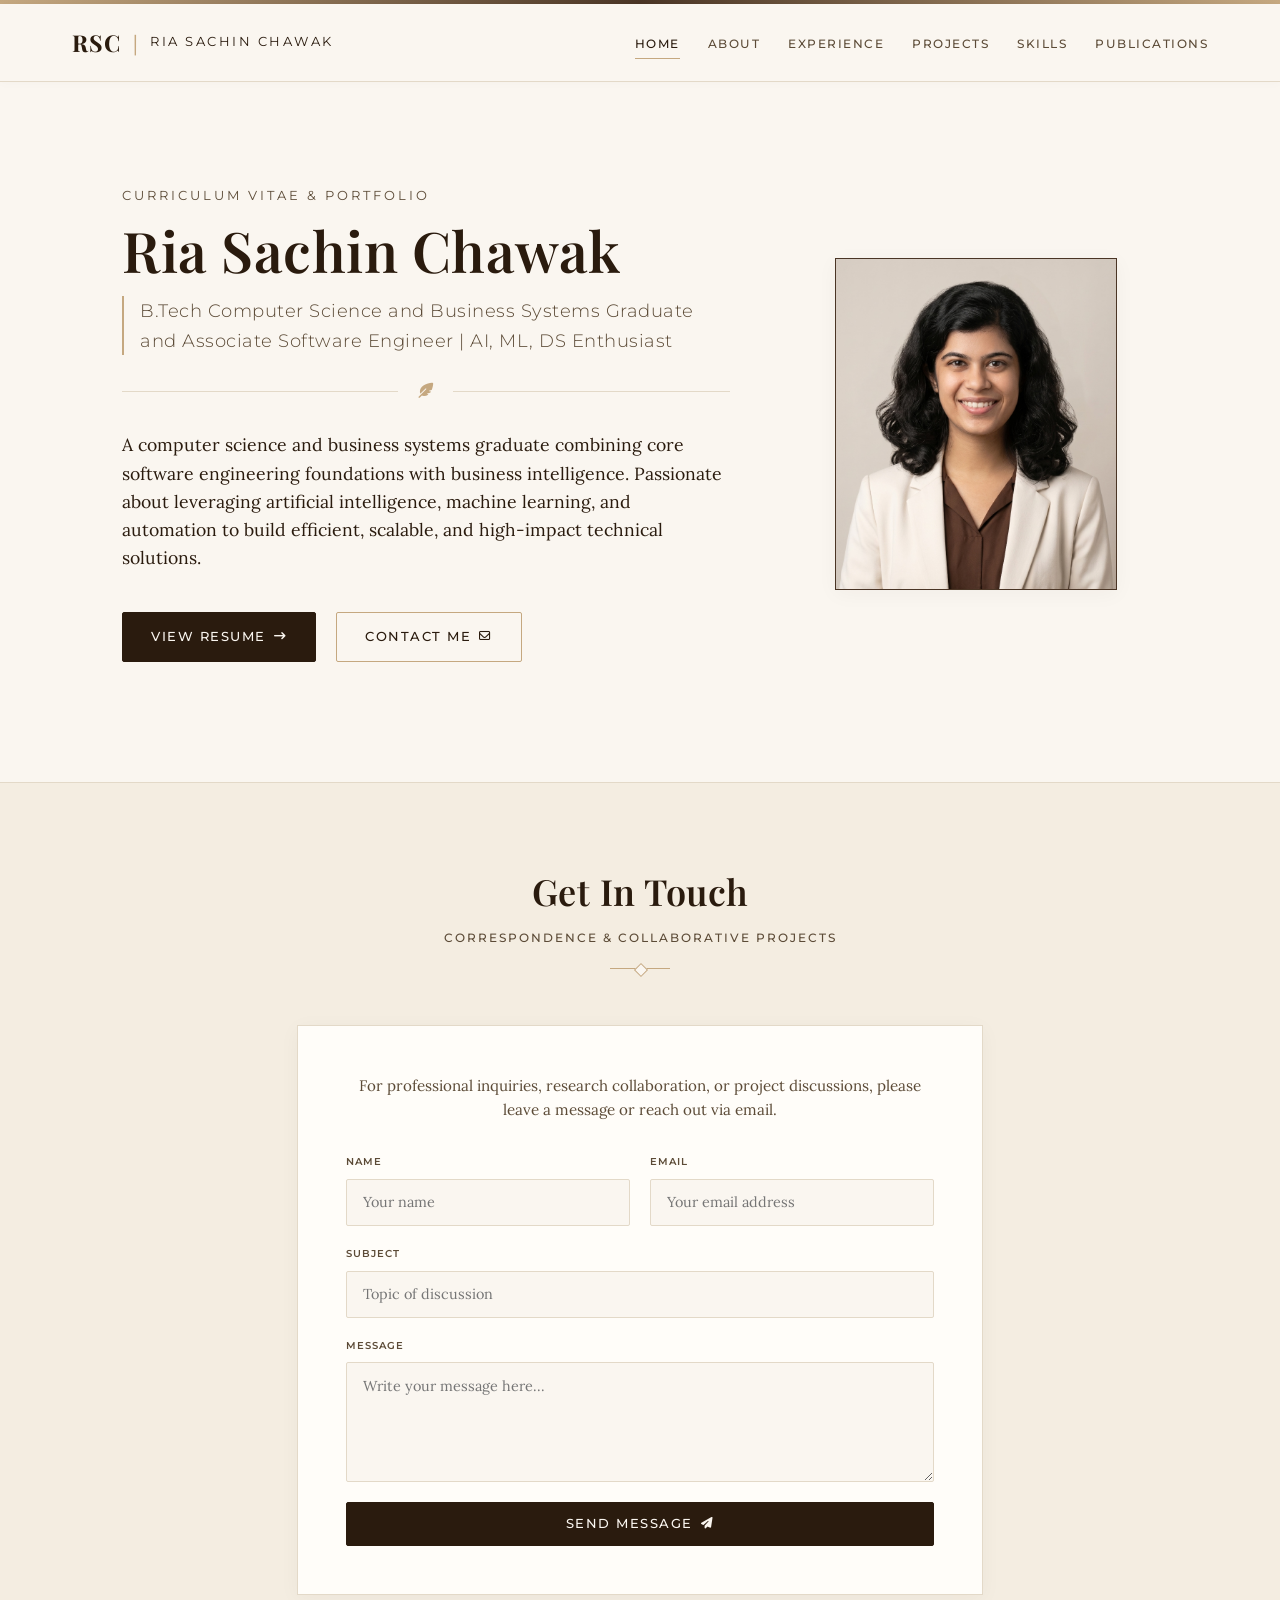
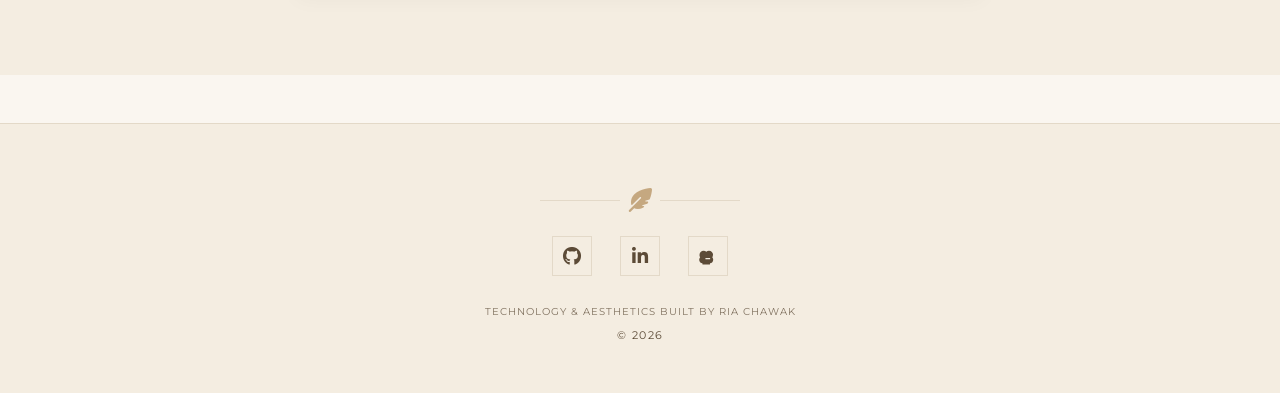
<file: index.html>
<!DOCTYPE html>
<html lang="en">
<head>
    <meta charset="UTF-8">
    <meta name="viewport" content="width=device-width, initial-scale=1.0">
    <meta name="description" content="Ria Sachin Chawak's Professional Portfolio. Data Analyst Intern & Final Year Computer Science & Business Systems Student.">
    <meta name="author" content="Ria Sachin Chawak">
    <title>Ria Sachin Chawak | Portfolio</title>
    
    <!-- Google Fonts: Playfair Display (Serif Headings), Lora (Serif Body), Montserrat (Sans-Serif UI) -->
    <link rel="preconnect" href="https://fonts.googleapis.com">
    <link rel="preconnect" href="https://fonts.gstatic.com" crossorigin>
    <link href="https://fonts.googleapis.com/css2?family=Lora:ital,wght@0,400..700;1,400..700&family=Montserrat:wght@300;400;500;600&family=Playfair+Display:ital,wght@0,400..900;1,400..900&display=swap" rel="stylesheet">
    
    <!-- Font Awesome Icons -->
    <link rel="stylesheet" href="https://cdnjs.cloudflare.com/ajax/libs/font-awesome/6.4.0/css/all.min.css">
    
    <!-- Custom CSS -->
    <link rel="stylesheet" href="static/css/style.css">
</head>
<body>
    <!-- Top Decorative Border -->
    <div class="top-decorative-line"></div>

    <!-- Navigation Header -->
    <header class="header">
        <div class="header-container">
            <a href="index.html" class="logo-container">
                <span class="logo-monogram">RSC</span>
                <span class="logo-divider">|</span>
                <span class="logo-title">Ria Sachin Chawak</span>
            </a>
            
            <!-- Mobile Menu Toggle Button -->
            <button class="nav-toggle" aria-label="toggle navigation" id="navToggle">
                <span class="hamburger"></span>
            </button>

            <!-- Navigation Links -->
            <nav class="nav" id="navMenu">
                <ul class="nav-list">
                    <li class="nav-item">
                        <a href="index.html" class="nav-link active">Home</a>
                    </li>
                    <li class="nav-item">
                        <a href="about.html" class="nav-link ">About</a>
                    </li>
                    <li class="nav-item">
                        <a href="experience.html" class="nav-link ">Experience</a>
                    </li>
                    <li class="nav-item">
                        <a href="projects.html" class="nav-link ">Projects</a>
                    </li>
                    <li class="nav-item">
                        <a href="skills.html" class="nav-link ">Skills</a>
                    </li>
                    <li class="nav-item">
                        <a href="publications.html" class="nav-link ">Publications</a>
                    </li>
                </ul>
            </nav>
        </div>
    </header>

    <!-- Main Content Wrapper -->
    <main class="main-content">
        
<section class="hero-section">
    <div class="hero-container">
        <div class="hero-content">
            <div class="hero-pretitle">Curriculum Vitae & Portfolio</div>
            <h1 class="hero-title">Ria Sachin Chawak</h1>
            <p class="hero-designation">B.Tech Computer Science and Business Systems Graduate and Associate Software Engineer | AI, ML, DS Enthusiast</p>
            
            <div class="hero-divider-group">
                <span class="line"></span>
                <span class="crest-icon"><i class="fa-solid fa-feather-pointed"></i></span>
                <span class="line"></span>
            </div>

            <p class="hero-brief">
                A computer science and business systems graduate combining core software engineering foundations with business intelligence. Passionate about leveraging artificial intelligence, machine learning, and automation to build efficient, scalable, and high-impact technical solutions.
            </p>

            <div class="hero-actions">
                <a href="resume.html" class="btn btn-primary">
                    <span class="btn-text">View Resume</span>
                    <i class="fa-solid fa-arrow-right-long btn-icon"></i>
                </a>
                <a href="mailto:riascial@gmail.com" class="btn btn-secondary">
                    <span class="btn-text">Contact Me</span>
                    <i class="fa-regular fa-envelope btn-icon"></i>
                </a>
            </div>
        </div>

        <!-- Profile Picture with Thin Brown Border -->
        <div class="hero-profile-container">
            <img src="static/images/ria_chawak.jpg" alt="Ria Chawak" class="hero-profile-image-simple">
        </div>
    </div>
</section>


<!-- Elegant Interactive Contact Modal/Section -->
<section id="contact" class="contact-section">
    <div class="container-narrow">
        <div class="section-header">
            <h2 class="section-title">Get In Touch</h2>
            <div class="section-subtitle">Correspondence &amp; Collaborative Projects</div>
            <div class="title-underline"></div>
        </div>

        <div class="contact-card">
            <p class="contact-invitation">
                For professional inquiries, research collaboration, or project discussions, please leave a message or reach out via email.
            </p>
            
            <form id="contactForm" class="contact-form">
                <div class="form-row">
                    <div class="form-group">
                        <label for="name" class="form-label">Name</label>
                        <input type="text" id="name" name="name" required class="form-input" placeholder="Your name">
                    </div>
                    <div class="form-group">
                        <label for="email" class="form-label">Email</label>
                        <input type="email" id="email" name="email" required class="form-input" placeholder="Your email address">
                    </div>
                </div>
                <div class="form-group">
                    <label for="subject" class="form-label">Subject</label>
                    <input type="text" id="subject" name="subject" required class="form-input" placeholder="Topic of discussion">
                </div>
                <div class="form-group">
                    <label for="message" class="form-label">Message</label>
                    <textarea id="message" name="message" rows="5" required class="form-textarea" placeholder="Write your message here..."></textarea>
                </div>
                
                <button type="submit" class="btn btn-primary btn-block">
                    <span class="btn-text">Send Message</span>
                    <i class="fa-solid fa-paper-plane btn-icon"></i>
                </button>
            </form>
            
            <div id="formSuccess" class="form-success-msg hidden">
                <i class="fa-solid fa-circle-check"></i> Your message has been sent successfully. Thank you!
            </div>
        </div>
    </div>
</section>

    </main>

    <!-- Footer -->
    <footer class="footer">
        <div class="footer-container">
            <div class="footer-decor-crest">
                <i class="fa-solid fa-feather-pointed"></i>
            </div>
            
            <div class="footer-socials">
                <a href="https://github.com/Ria1424" target="_blank" rel="noopener noreferrer" title="GitHub" class="social-icon-link">
                    <i class="fa-brands fa-github"></i>
                </a>
                <a href="https://www.linkedin.com/in/riachawak/" target="_blank" rel="noopener noreferrer" title="LinkedIn" class="social-icon-link">
                    <i class="fa-brands fa-linkedin-in"></i>
                </a>
                <a href="https://www.codechef.com/users/coderriasc" target="_blank" rel="noopener noreferrer" title="CodeChef" class="social-icon-link" style="display: flex; align-items: center; justify-content: center;">
                    <svg viewBox="0 0 512 512" fill="currentColor" style="width: 1.1rem; height: 1.1rem;">
                        <path d="M410 230c0-66-54-120-120-120-30 0-57 11-78 29-21-18-48-29-78-29-66 0-120 54-120 120 0 24 7 46 19 65-17 19-27 45-27 73 0 54 40 99 93 107v18c0 10 8 18 18 18h186c10 0 18-8 18-18v-18c53-8 93-53 93-107 0-28-10-54-27-73 12-19 19-41 19-65zm-222 90h136v40H188v-40z"/>
                    </svg>
                </a>
            </div>

            <div class="footer-copyright">
                <div class="footer-sub-tagline" style="font-size: 0.65rem; margin-bottom: 0.4rem; opacity: 0.75; font-family: var(--font-ui); text-transform: uppercase; letter-spacing: 1px;">Technology &amp; Aesthetics built by Ria Chawak</div>
                &copy; 2026
            </div>
        </div>
    </footer>

    <!-- Custom JS -->
    <script src="static/js/main.js"></script>
</body>
</html>
</file>
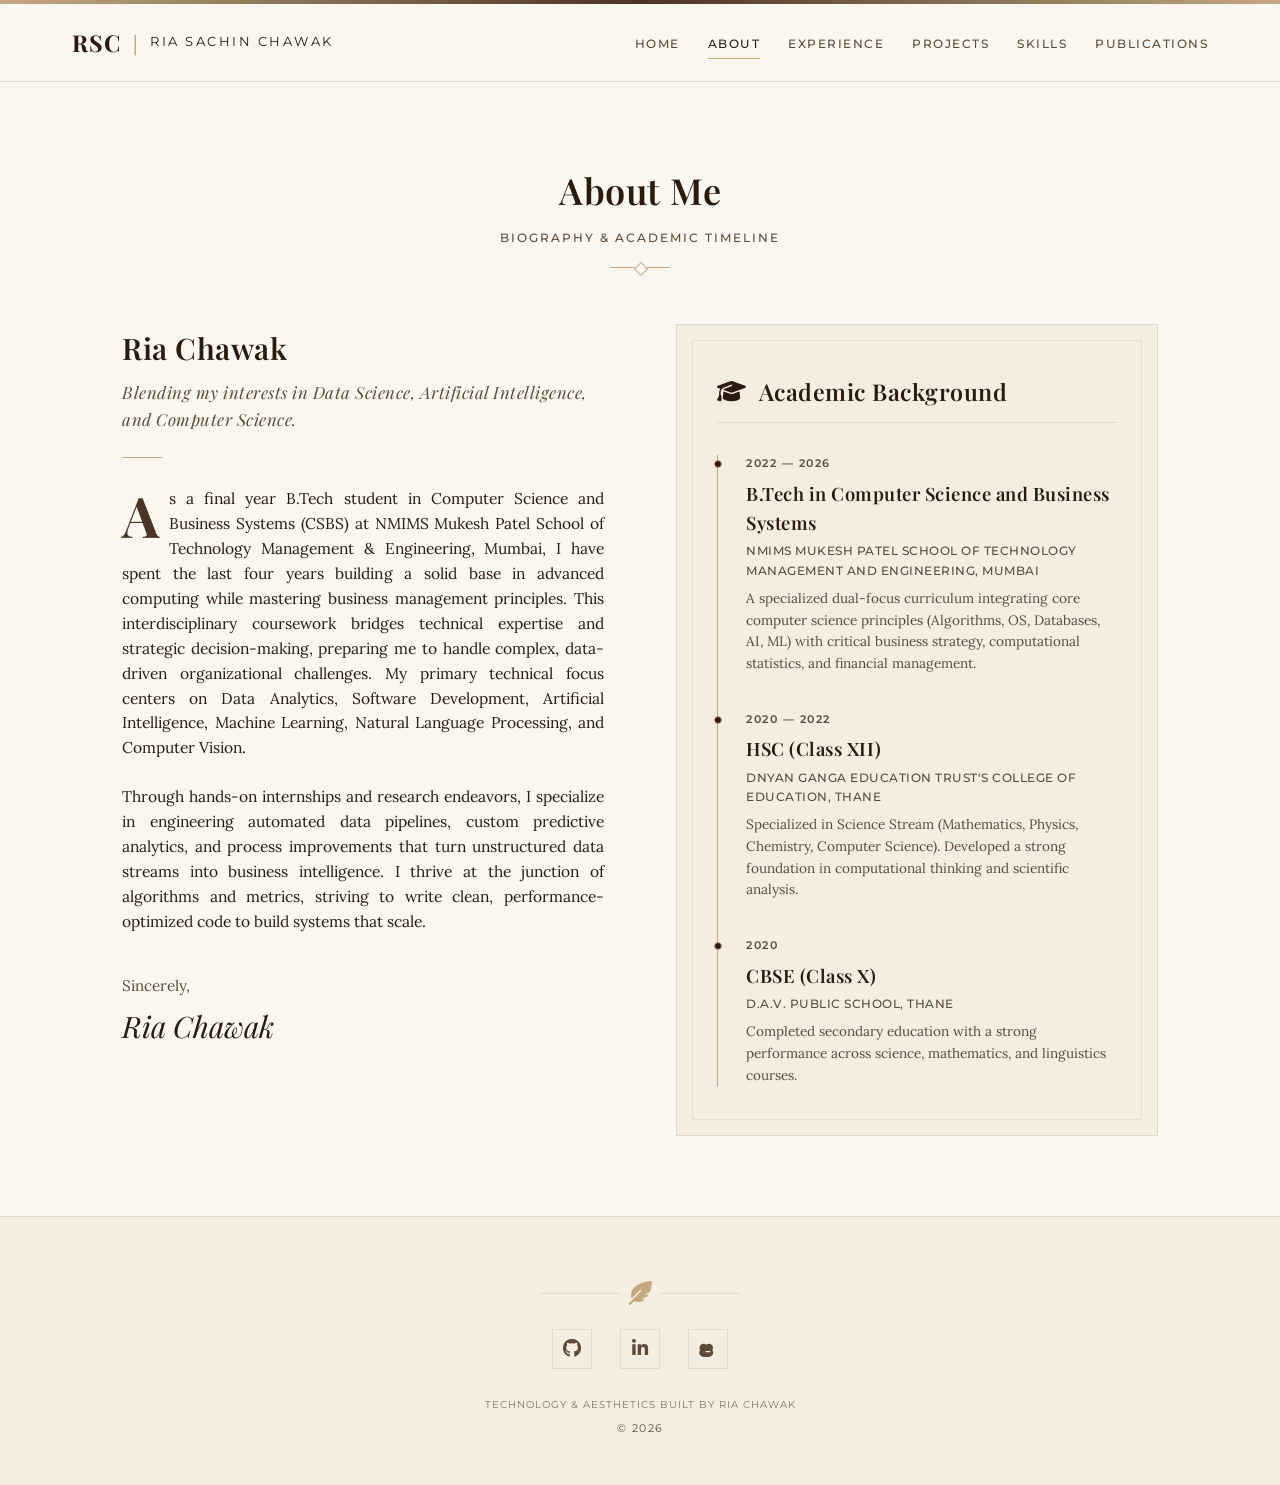
<file: about.html>
<!DOCTYPE html>
<html lang="en">
<head>
    <meta charset="UTF-8">
    <meta name="viewport" content="width=device-width, initial-scale=1.0">
    <meta name="description" content="Ria Sachin Chawak's Professional Portfolio. Data Analyst Intern & Final Year Computer Science & Business Systems Student.">
    <meta name="author" content="Ria Sachin Chawak">
    <title>Ria Sachin Chawak | Portfolio</title>
    
    <!-- Google Fonts: Playfair Display (Serif Headings), Lora (Serif Body), Montserrat (Sans-Serif UI) -->
    <link rel="preconnect" href="https://fonts.googleapis.com">
    <link rel="preconnect" href="https://fonts.gstatic.com" crossorigin>
    <link href="https://fonts.googleapis.com/css2?family=Lora:ital,wght@0,400..700;1,400..700&family=Montserrat:wght@300;400;500;600&family=Playfair+Display:ital,wght@0,400..900;1,400..900&display=swap" rel="stylesheet">
    
    <!-- Font Awesome Icons -->
    <link rel="stylesheet" href="https://cdnjs.cloudflare.com/ajax/libs/font-awesome/6.4.0/css/all.min.css">
    
    <!-- Custom CSS -->
    <link rel="stylesheet" href="static/css/style.css">
</head>
<body>
    <!-- Top Decorative Border -->
    <div class="top-decorative-line"></div>

    <!-- Navigation Header -->
    <header class="header">
        <div class="header-container">
            <a href="index.html" class="logo-container">
                <span class="logo-monogram">RSC</span>
                <span class="logo-divider">|</span>
                <span class="logo-title">Ria Sachin Chawak</span>
            </a>
            
            <!-- Mobile Menu Toggle Button -->
            <button class="nav-toggle" aria-label="toggle navigation" id="navToggle">
                <span class="hamburger"></span>
            </button>

            <!-- Navigation Links -->
            <nav class="nav" id="navMenu">
                <ul class="nav-list">
                    <li class="nav-item">
                        <a href="index.html" class="nav-link ">Home</a>
                    </li>
                    <li class="nav-item">
                        <a href="about.html" class="nav-link active">About</a>
                    </li>
                    <li class="nav-item">
                        <a href="experience.html" class="nav-link ">Experience</a>
                    </li>
                    <li class="nav-item">
                        <a href="projects.html" class="nav-link ">Projects</a>
                    </li>
                    <li class="nav-item">
                        <a href="skills.html" class="nav-link ">Skills</a>
                    </li>
                    <li class="nav-item">
                        <a href="publications.html" class="nav-link ">Publications</a>
                    </li>
                </ul>
            </nav>
        </div>
    </header>

    <!-- Main Content Wrapper -->
    <main class="main-content">
        
<section class="about-page-section">
    <div class="container">
        <!-- Section Header -->
        <div class="section-header">
            <h2 class="section-title">About Me</h2>
            <div class="section-subtitle">Biography &amp; Academic Timeline</div>
            <div class="title-underline"></div>
        </div>

        <div class="about-grid">
            <!-- Left Side: Profile Text -->
            <div class="about-text-container">
                <h3 class="about-greeting">Ria Chawak</h3>
                <h4 class="about-tagline">Blending my interests in Data Science, Artificial Intelligence, and Computer Science.</h4>
                <div class="about-paragraph-divider"></div>
                <p class="about-main-text drop-cap">
                    As a final year B.Tech student in Computer Science and Business Systems (CSBS) at NMIMS Mukesh Patel School of Technology Management &amp; Engineering, Mumbai, I have spent the last four years building a solid base in advanced computing while mastering business management principles. This interdisciplinary coursework bridges technical expertise and strategic decision-making, preparing me to handle complex, data-driven organizational challenges. My primary technical focus centers on Data Analytics, Software Development, Artificial Intelligence, Machine Learning, Natural Language Processing, and Computer Vision.
                </p>
                <p class="about-main-text">
                    Through hands-on internships and research endeavors, I specialize in engineering automated data pipelines, custom predictive analytics, and process improvements that turn unstructured data streams into business intelligence. I thrive at the junction of algorithms and metrics, striving to write clean, performance-optimized code to build systems that scale.
                </p>
                
                <!-- Signature/Sign-off -->
                <div class="about-sign-off">
                    <p class="sign-off-title">Sincerely,</p>
                    <p class="signature-text">Ria Chawak</p>
                </div>
            </div>

            <!-- Right Side: Education Timeline -->
            <div class="education-container">
                <h3 class="timeline-title-header"><i class="fa-solid fa-graduation-cap"></i> Academic Background</h3>
                
                <div class="timeline">
                    <!-- Item 1: B.Tech -->
                    <div class="timeline-item">
                        <div class="timeline-dot"></div>
                        <div class="timeline-date">2022 — 2026</div>
                        <div class="timeline-content">
                            <h4 class="education-degree">B.Tech in Computer Science and Business Systems</h4>
                            <div class="education-institution">NMIMS Mukesh Patel School of Technology Management and Engineering, Mumbai</div>
                            <p class="education-desc">
                                A specialized dual-focus curriculum integrating core computer science principles (Algorithms, OS, Databases, AI, ML) with critical business strategy, computational statistics, and financial management.
                            </p>
                        </div>
                    </div>

                    <!-- Item 2: HSC -->
                    <div class="timeline-item">
                        <div class="timeline-dot"></div>
                        <div class="timeline-date">2020 — 2022</div>
                        <div class="timeline-content">
                            <h4 class="education-degree">HSC (Class XII)</h4>
                            <div class="education-institution">Dnyan Ganga Education Trust's College Of Education, Thane</div>
                            <p class="education-desc">
                                Specialized in Science Stream (Mathematics, Physics, Chemistry, Computer Science). Developed a strong foundation in computational thinking and scientific analysis.
                            </p>
                        </div>
                    </div>

                    <!-- Item 3: CBSE Class X -->
                    <div class="timeline-item">
                        <div class="timeline-dot"></div>
                        <div class="timeline-date">2020</div>
                        <div class="timeline-content">
                            <h4 class="education-degree">CBSE (Class X)</h4>
                            <div class="education-institution">D.A.V. Public School, Thane</div>
                            <p class="education-desc">
                                Completed secondary education with a strong performance across science, mathematics, and linguistics courses.
                            </p>
                        </div>
                    </div>
                </div>
            </div>
        </div>
    </div>
</section>

    </main>

    <!-- Footer -->
    <footer class="footer">
        <div class="footer-container">
            <div class="footer-decor-crest">
                <i class="fa-solid fa-feather-pointed"></i>
            </div>
            
            <div class="footer-socials">
                <a href="https://github.com/Ria1424" target="_blank" rel="noopener noreferrer" title="GitHub" class="social-icon-link">
                    <i class="fa-brands fa-github"></i>
                </a>
                <a href="https://www.linkedin.com/in/riachawak/" target="_blank" rel="noopener noreferrer" title="LinkedIn" class="social-icon-link">
                    <i class="fa-brands fa-linkedin-in"></i>
                </a>
                <a href="https://www.codechef.com/users/coderriasc" target="_blank" rel="noopener noreferrer" title="CodeChef" class="social-icon-link" style="display: flex; align-items: center; justify-content: center;">
                    <svg viewBox="0 0 512 512" fill="currentColor" style="width: 1.1rem; height: 1.1rem;">
                        <path d="M410 230c0-66-54-120-120-120-30 0-57 11-78 29-21-18-48-29-78-29-66 0-120 54-120 120 0 24 7 46 19 65-17 19-27 45-27 73 0 54 40 99 93 107v18c0 10 8 18 18 18h186c10 0 18-8 18-18v-18c53-8 93-53 93-107 0-28-10-54-27-73 12-19 19-41 19-65zm-222 90h136v40H188v-40z"/>
                    </svg>
                </a>
            </div>

            <div class="footer-copyright">
                <div class="footer-sub-tagline" style="font-size: 0.65rem; margin-bottom: 0.4rem; opacity: 0.75; font-family: var(--font-ui); text-transform: uppercase; letter-spacing: 1px;">Technology &amp; Aesthetics built by Ria Chawak</div>
                &copy; 2026
            </div>
        </div>
    </footer>

    <!-- Custom JS -->
    <script src="static/js/main.js"></script>
</body>
</html>
</file>
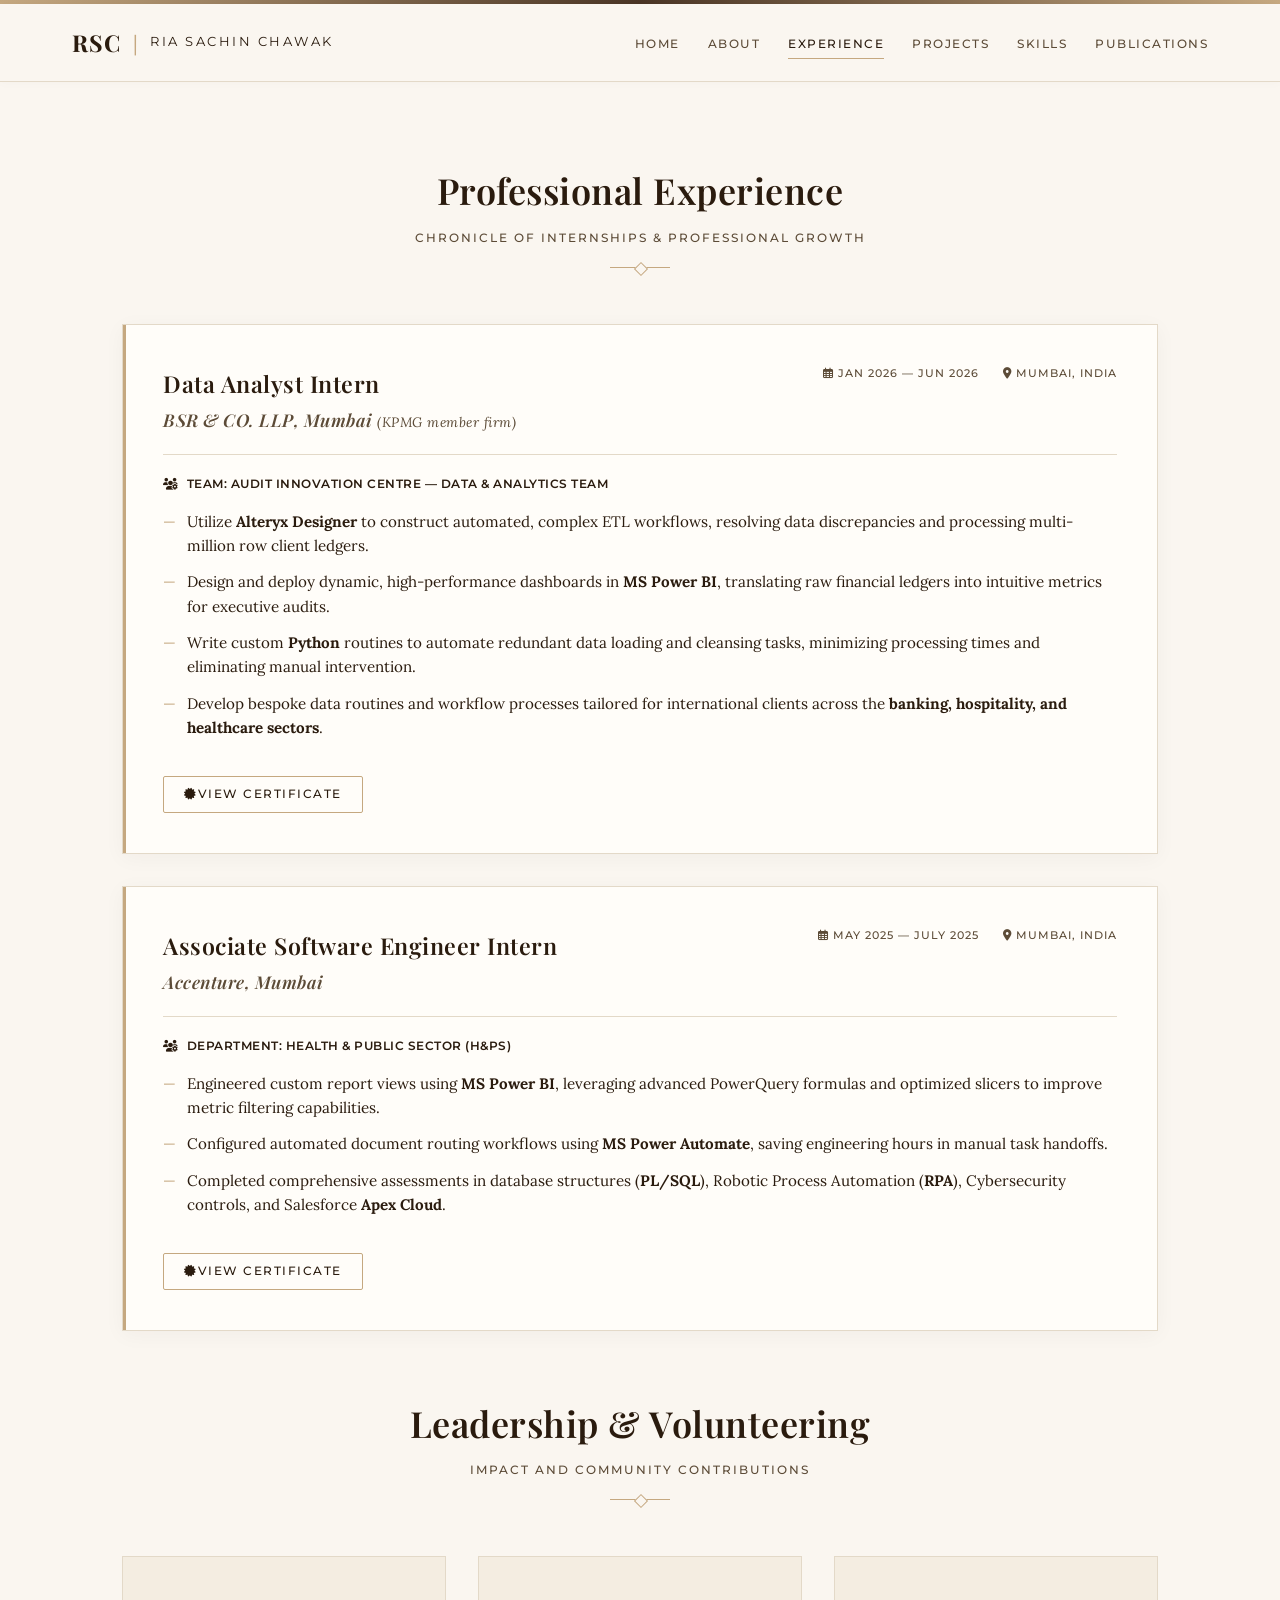
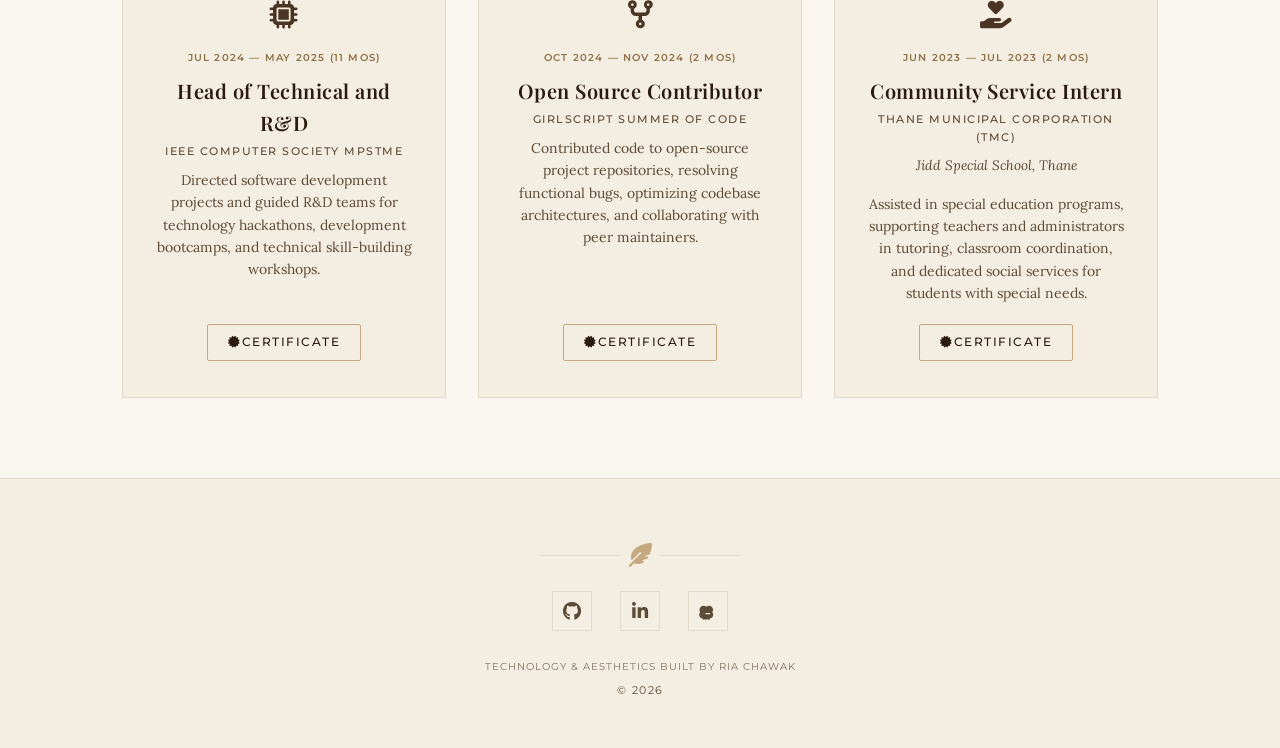
<file: experience.html>
<!DOCTYPE html>
<html lang="en">
<head>
    <meta charset="UTF-8">
    <meta name="viewport" content="width=device-width, initial-scale=1.0">
    <meta name="description" content="Ria Sachin Chawak's Professional Portfolio. Data Analyst Intern & Final Year Computer Science & Business Systems Student.">
    <meta name="author" content="Ria Sachin Chawak">
    <title>Ria Sachin Chawak | Portfolio</title>
    
    <!-- Google Fonts: Playfair Display (Serif Headings), Lora (Serif Body), Montserrat (Sans-Serif UI) -->
    <link rel="preconnect" href="https://fonts.googleapis.com">
    <link rel="preconnect" href="https://fonts.gstatic.com" crossorigin>
    <link href="https://fonts.googleapis.com/css2?family=Lora:ital,wght@0,400..700;1,400..700&family=Montserrat:wght@300;400;500;600&family=Playfair+Display:ital,wght@0,400..900;1,400..900&display=swap" rel="stylesheet">
    
    <!-- Font Awesome Icons -->
    <link rel="stylesheet" href="https://cdnjs.cloudflare.com/ajax/libs/font-awesome/6.4.0/css/all.min.css">
    
    <!-- Custom CSS -->
    <link rel="stylesheet" href="static/css/style.css">
</head>
<body>
    <!-- Top Decorative Border -->
    <div class="top-decorative-line"></div>

    <!-- Navigation Header -->
    <header class="header">
        <div class="header-container">
            <a href="index.html" class="logo-container">
                <span class="logo-monogram">RSC</span>
                <span class="logo-divider">|</span>
                <span class="logo-title">Ria Sachin Chawak</span>
            </a>
            
            <!-- Mobile Menu Toggle Button -->
            <button class="nav-toggle" aria-label="toggle navigation" id="navToggle">
                <span class="hamburger"></span>
            </button>

            <!-- Navigation Links -->
            <nav class="nav" id="navMenu">
                <ul class="nav-list">
                    <li class="nav-item">
                        <a href="index.html" class="nav-link ">Home</a>
                    </li>
                    <li class="nav-item">
                        <a href="about.html" class="nav-link ">About</a>
                    </li>
                    <li class="nav-item">
                        <a href="experience.html" class="nav-link active">Experience</a>
                    </li>
                    <li class="nav-item">
                        <a href="projects.html" class="nav-link ">Projects</a>
                    </li>
                    <li class="nav-item">
                        <a href="skills.html" class="nav-link ">Skills</a>
                    </li>
                    <li class="nav-item">
                        <a href="publications.html" class="nav-link ">Publications</a>
                    </li>
                </ul>
            </nav>
        </div>
    </header>

    <!-- Main Content Wrapper -->
    <main class="main-content">
        
<section class="experience-page-section">
    <div class="container">
        <!-- Section Header -->
        <div class="section-header">
            <h2 class="section-title">Professional Experience</h2>
            <div class="section-subtitle">Chronicle of Internships &amp; Professional Growth</div>
            <div class="title-underline"></div>
        </div>

        <!-- Professional Work Timeline -->
        <div class="experience-timeline">
            <!-- Experience Item 1: BSR & CO. LLP -->
            <div class="exp-card">
                <div class="exp-header">
                    <div class="exp-header-main">
                        <h3 class="exp-title">Data Analyst Intern</h3>
                        <h4 class="exp-company">BSR &amp; CO. LLP, Mumbai <span class="exp-company-sub">(KPMG member firm)</span></h4>
                    </div>
                    <div class="exp-meta">
                        <span class="exp-date"><i class="fa-regular fa-calendar-days"></i> Jan 2026 — Jun 2026</span>
                        <span class="exp-location"><i class="fa-solid fa-location-dot"></i> Mumbai, India</span>
                    </div>
                </div>
                <div class="exp-body">
                    <div class="exp-team"><i class="fa-solid fa-users-gear"></i> Team: Audit Innovation Centre — Data &amp; Analytics Team</div>
                    <ul class="exp-desc-list">
                        <li>Utilize <strong>Alteryx Designer</strong> to construct automated, complex ETL workflows, resolving data discrepancies and processing multi-million row client ledgers.</li>
                        <li>Design and deploy dynamic, high-performance dashboards in <strong>MS Power BI</strong>, translating raw financial ledgers into intuitive metrics for executive audits.</li>
                        <li>Write custom <strong>Python</strong> routines to automate redundant data loading and cleansing tasks, minimizing processing times and eliminating manual intervention.</li>
                        <li>Develop bespoke data routines and workflow processes tailored for international clients across the <strong>banking, hospitality, and healthcare sectors</strong>.</li>
                    </ul>
                    <div class="exp-footer">
                        <a href="#" class="btn btn-secondary btn-sm" onclick="alert('BSR Certificate link placeholder. You can edit templates/experience.html to add your BSR Drive link later.'); return false;">
                            <i class="fa-solid fa-certificate"></i> View Certificate
                        </a>
                    </div>
                </div>
            </div>


            <!-- Experience Item 2: Accenture -->
            <div class="exp-card">
                <div class="exp-header">
                    <div class="exp-header-main">
                        <h3 class="exp-title">Associate Software Engineer Intern</h3>
                        <h4 class="exp-company">Accenture, Mumbai</h4>
                    </div>
                    <div class="exp-meta">
                        <span class="exp-date"><i class="fa-regular fa-calendar-days"></i> May 2025 — July 2025</span>
                        <span class="exp-location"><i class="fa-solid fa-location-dot"></i> Mumbai, India</span>
                    </div>
                </div>
                <div class="exp-body">
                    <div class="exp-team"><i class="fa-solid fa-users-gear"></i> Department: Health &amp; Public Sector (H&amp;PS)</div>
                    <ul class="exp-desc-list">
                        <li>Engineered custom report views using <strong>MS Power BI</strong>, leveraging advanced PowerQuery formulas and optimized slicers to improve metric filtering capabilities.</li>
                        <li>Configured automated document routing workflows using <strong>MS Power Automate</strong>, saving engineering hours in manual task handoffs.</li>
                        <li>Completed comprehensive assessments in database structures (<strong>PL/SQL</strong>), Robotic Process Automation (<strong>RPA</strong>), Cybersecurity controls, and Salesforce <strong>Apex Cloud</strong>.</li>
                    </ul>
                    <div class="exp-footer">
                        <a href="https://drive.google.com/file/d/1RETYgmW1j_oSlAOU38siKq9fc_KJO-1H/view?usp=drive_link" class="btn btn-secondary btn-sm" target="_blank" rel="noopener noreferrer">
                            <i class="fa-solid fa-certificate"></i> View Certificate
                        </a>
                    </div>
                </div>
            </div>
        </div>

        <!-- Section Header: Leadership & Volunteering -->
        <div class="section-header mt-5">
            <h2 class="section-title">Leadership &amp; Volunteering</h2>
            <div class="section-subtitle">Impact and Community Contributions</div>
            <div class="title-underline"></div>
        </div>

        <div class="leadership-grid">
            <!-- Card 1: IEEE Computer Society (Tech Head) -->
            <div class="leadership-card">
                <div class="lead-crest">
                    <i class="fa-solid fa-microchip"></i>
                </div>
                <div class="lead-date">Jul 2024 — May 2025 (11 mos)</div>
                <h3 class="lead-title">Head of Technical and R&amp;D</h3>
                <h4 class="lead-org">IEEE Computer Society MPSTME</h4>
                <p class="lead-desc">
                    Directed software development projects and guided R&amp;D teams for technology hackathons, development bootcamps, and technical skill-building workshops.
                </p>
                <div class="lead-actions">
                    <a href="https://drive.google.com/file/d/1ws2_T4LShjq73cflkNVURneQFM1wfj4P/view?usp=drive_link" class="btn btn-secondary btn-sm" target="_blank" rel="noopener noreferrer">
                        <i class="fa-solid fa-certificate"></i> Certificate
                    </a>
                </div>
            </div>

            <!-- Card 2: GirlScript Summer of Code (Open Source Contributor) -->
            <div class="leadership-card">
                <div class="lead-crest">
                    <i class="fa-solid fa-code-fork"></i>
                </div>
                <div class="lead-date">Oct 2024 — Nov 2024 (2 mos)</div>
                <h3 class="lead-title">Open Source Contributor</h3>
                <h4 class="lead-org">GirlScript Summer of Code</h4>
                <p class="lead-desc">
                    Contributed code to open-source project repositories, resolving functional bugs, optimizing codebase architectures, and collaborating with peer maintainers.
                </p>
                <div class="lead-actions">
                    <a href="https://drive.google.com/file/d/19RUnPWY3N_1Y7kdX0mbU_Aq4wlG-Gvbn/view?usp=drive_link" class="btn btn-secondary btn-sm" target="_blank" rel="noopener noreferrer">
                        <i class="fa-solid fa-certificate"></i> Certificate
                    </a>
                </div>
            </div>

            <!-- Card 3: Jidd Special School / TMC (Community Service) -->
            <div class="leadership-card">
                <div class="lead-crest">
                    <i class="fa-solid fa-hand-holding-heart"></i>
                </div>
                <div class="lead-date">Jun 2023 — Jul 2023 (2 mos)</div>
                <h3 class="lead-title">Community Service Intern</h3>
                <h4 class="lead-org">Thane Municipal Corporation (TMC)</h4>
                <div class="lead-sub-org">Jidd Special School, Thane</div>
                <p class="lead-desc">
                    Assisted in special education programs, supporting teachers and administrators in tutoring, classroom coordination, and dedicated social services for students with special needs.
                </p>
                <div class="lead-actions">
                    <a href="https://drive.google.com/file/d/1fNTRt9ruQH04kUTEZ331ypxCEcVj7vIi/view?usp=drive_link" class="btn btn-secondary btn-sm" target="_blank" rel="noopener noreferrer">
                        <i class="fa-solid fa-certificate"></i> Certificate
                    </a>
                </div>
            </div>
        </div>
    </div>
</section>

    </main>

    <!-- Footer -->
    <footer class="footer">
        <div class="footer-container">
            <div class="footer-decor-crest">
                <i class="fa-solid fa-feather-pointed"></i>
            </div>
            
            <div class="footer-socials">
                <a href="https://github.com/Ria1424" target="_blank" rel="noopener noreferrer" title="GitHub" class="social-icon-link">
                    <i class="fa-brands fa-github"></i>
                </a>
                <a href="https://www.linkedin.com/in/riachawak/" target="_blank" rel="noopener noreferrer" title="LinkedIn" class="social-icon-link">
                    <i class="fa-brands fa-linkedin-in"></i>
                </a>
                <a href="https://www.codechef.com/users/coderriasc" target="_blank" rel="noopener noreferrer" title="CodeChef" class="social-icon-link" style="display: flex; align-items: center; justify-content: center;">
                    <svg viewBox="0 0 512 512" fill="currentColor" style="width: 1.1rem; height: 1.1rem;">
                        <path d="M410 230c0-66-54-120-120-120-30 0-57 11-78 29-21-18-48-29-78-29-66 0-120 54-120 120 0 24 7 46 19 65-17 19-27 45-27 73 0 54 40 99 93 107v18c0 10 8 18 18 18h186c10 0 18-8 18-18v-18c53-8 93-53 93-107 0-28-10-54-27-73 12-19 19-41 19-65zm-222 90h136v40H188v-40z"/>
                    </svg>
                </a>
            </div>

            <div class="footer-copyright">
                <div class="footer-sub-tagline" style="font-size: 0.65rem; margin-bottom: 0.4rem; opacity: 0.75; font-family: var(--font-ui); text-transform: uppercase; letter-spacing: 1px;">Technology &amp; Aesthetics built by Ria Chawak</div>
                &copy; 2026
            </div>
        </div>
    </footer>

    <!-- Custom JS -->
    <script src="static/js/main.js"></script>
</body>
</html>
</file>
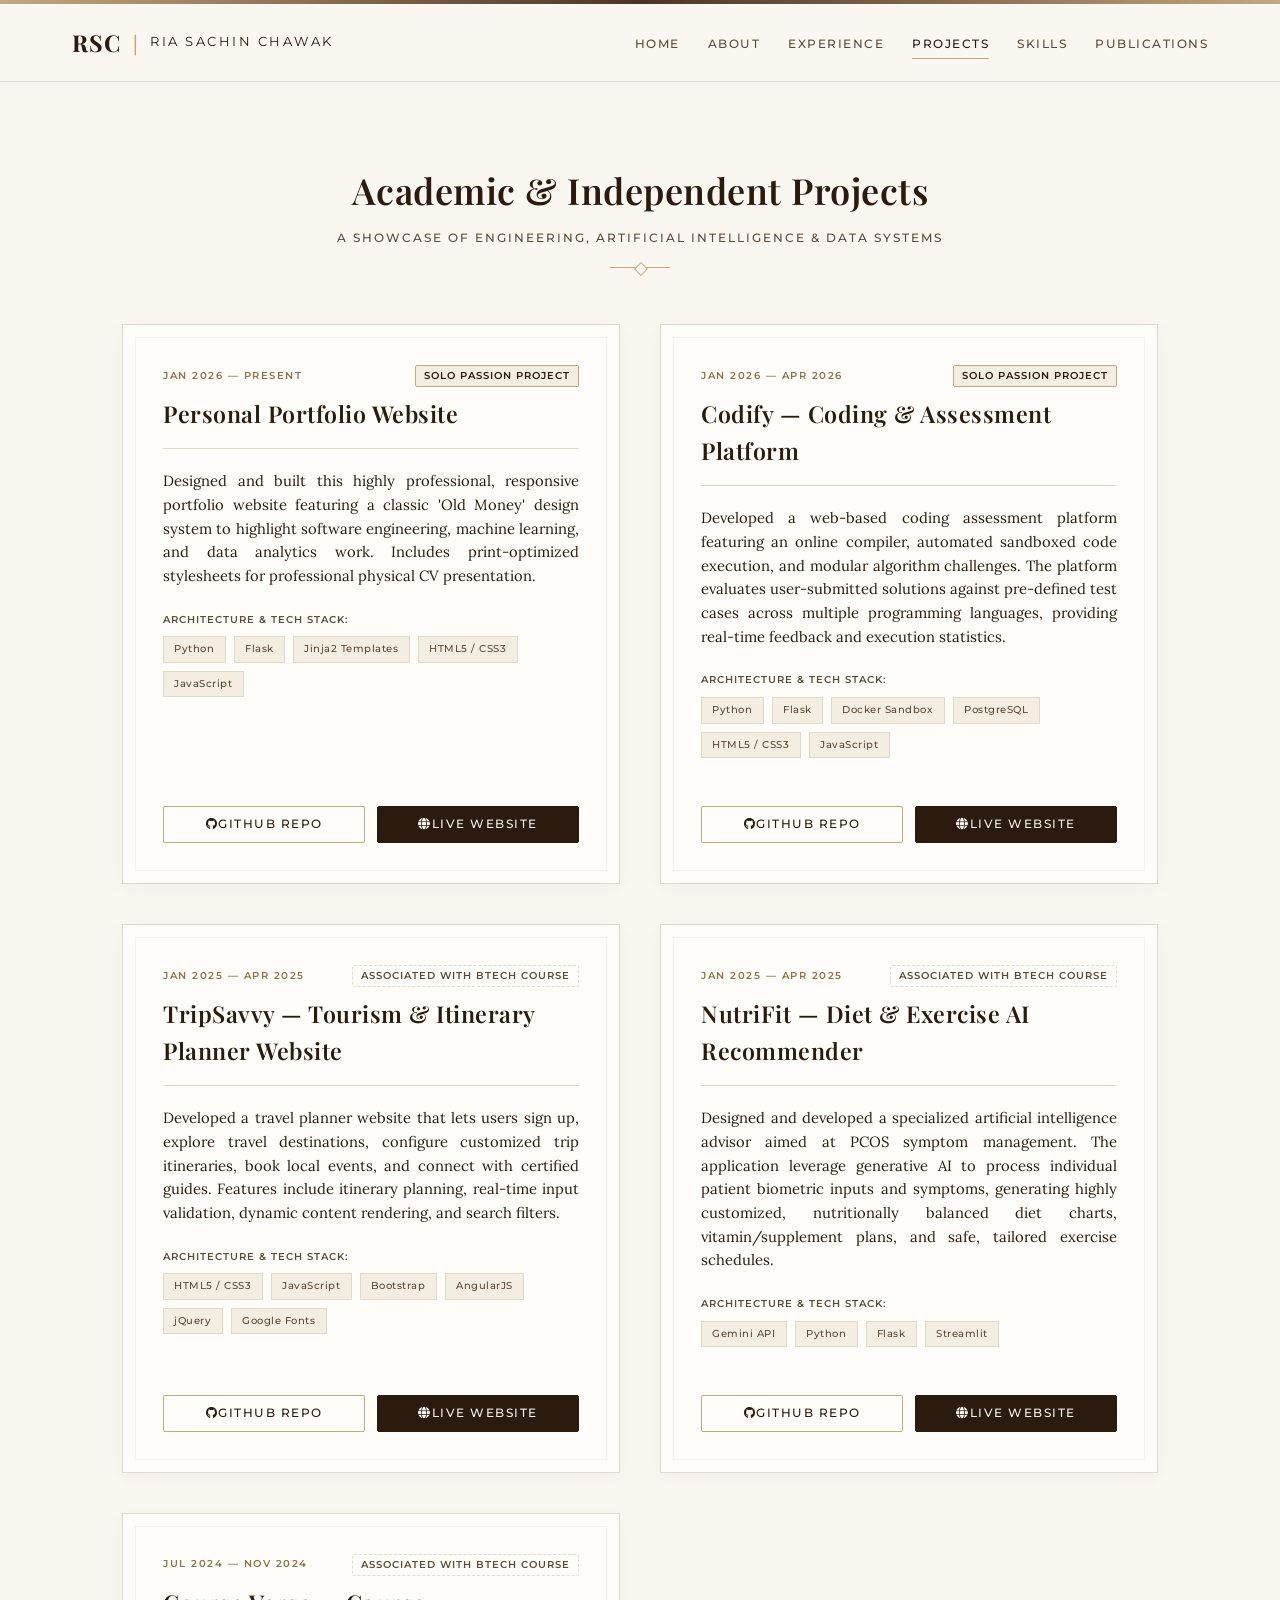
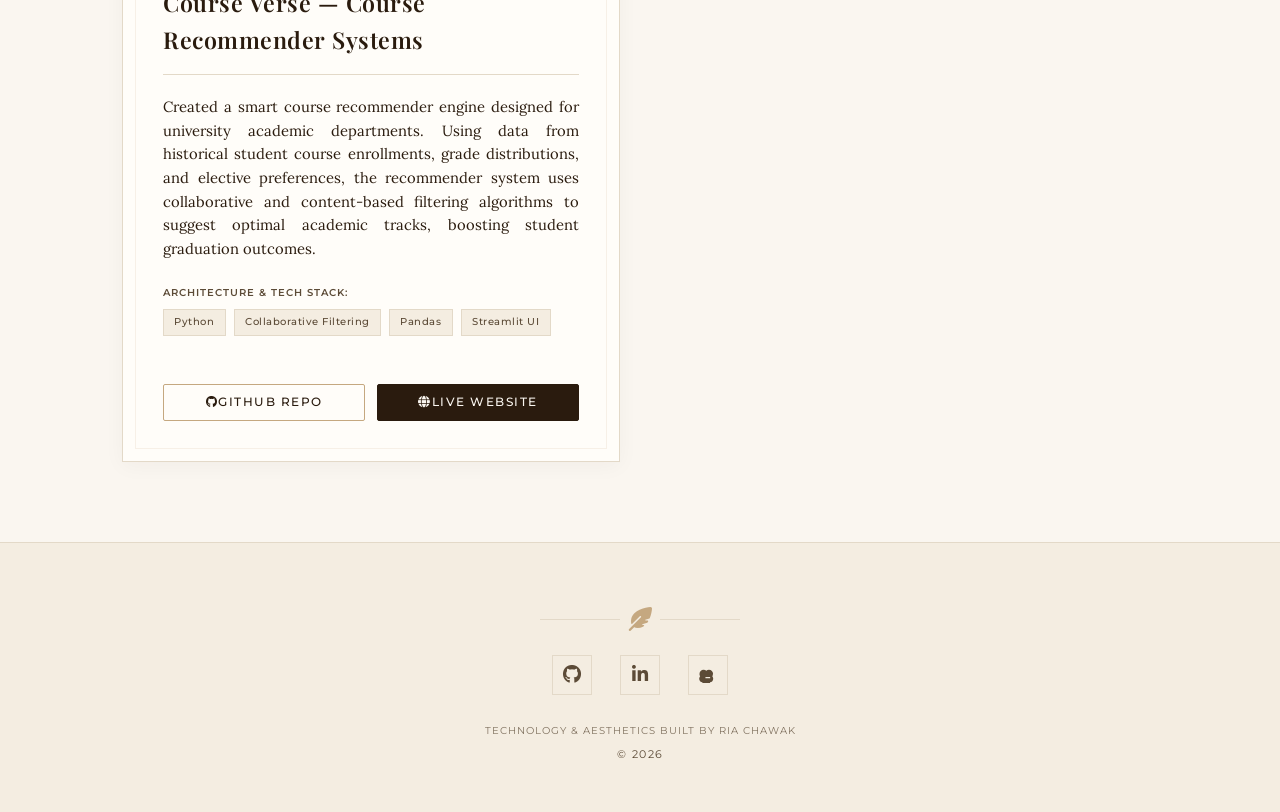
<file: projects.html>
<!DOCTYPE html>
<html lang="en">
<head>
    <meta charset="UTF-8">
    <meta name="viewport" content="width=device-width, initial-scale=1.0">
    <meta name="description" content="Ria Sachin Chawak's Professional Portfolio. Data Analyst Intern & Final Year Computer Science & Business Systems Student.">
    <meta name="author" content="Ria Sachin Chawak">
    <title>Ria Sachin Chawak | Portfolio</title>
    
    <!-- Google Fonts: Playfair Display (Serif Headings), Lora (Serif Body), Montserrat (Sans-Serif UI) -->
    <link rel="preconnect" href="https://fonts.googleapis.com">
    <link rel="preconnect" href="https://fonts.gstatic.com" crossorigin>
    <link href="https://fonts.googleapis.com/css2?family=Lora:ital,wght@0,400..700;1,400..700&family=Montserrat:wght@300;400;500;600&family=Playfair+Display:ital,wght@0,400..900;1,400..900&display=swap" rel="stylesheet">
    
    <!-- Font Awesome Icons -->
    <link rel="stylesheet" href="https://cdnjs.cloudflare.com/ajax/libs/font-awesome/6.4.0/css/all.min.css">
    
    <!-- Custom CSS -->
    <link rel="stylesheet" href="static/css/style.css">
</head>
<body>
    <!-- Top Decorative Border -->
    <div class="top-decorative-line"></div>

    <!-- Navigation Header -->
    <header class="header">
        <div class="header-container">
            <a href="index.html" class="logo-container">
                <span class="logo-monogram">RSC</span>
                <span class="logo-divider">|</span>
                <span class="logo-title">Ria Sachin Chawak</span>
            </a>
            
            <!-- Mobile Menu Toggle Button -->
            <button class="nav-toggle" aria-label="toggle navigation" id="navToggle">
                <span class="hamburger"></span>
            </button>

            <!-- Navigation Links -->
            <nav class="nav" id="navMenu">
                <ul class="nav-list">
                    <li class="nav-item">
                        <a href="index.html" class="nav-link ">Home</a>
                    </li>
                    <li class="nav-item">
                        <a href="about.html" class="nav-link ">About</a>
                    </li>
                    <li class="nav-item">
                        <a href="experience.html" class="nav-link ">Experience</a>
                    </li>
                    <li class="nav-item">
                        <a href="projects.html" class="nav-link active">Projects</a>
                    </li>
                    <li class="nav-item">
                        <a href="skills.html" class="nav-link ">Skills</a>
                    </li>
                    <li class="nav-item">
                        <a href="publications.html" class="nav-link ">Publications</a>
                    </li>
                </ul>
            </nav>
        </div>
    </header>

    <!-- Main Content Wrapper -->
    <main class="main-content">
        
<section class="projects-page-section">
    <div class="container">
        <!-- Section Header -->
        <div class="section-header">
            <h2 class="section-title">Academic &amp; Independent Projects</h2>
            <div class="section-subtitle">A Showcase of Engineering, Artificial Intelligence &amp; Data Systems</div>
            <div class="title-underline"></div>
        </div>

        <!-- Projects Grid -->
        <div class="projects-grid">
            <!-- Project Card 1: Personal Portfolio Website -->
            <div class="project-card">
                <div class="project-card-header">
                    <div class="project-meta-row">
                        <div class="project-date-badge">Jan 2026 — Present</div>
                        <span class="project-tag-solo">Solo Passion Project</span>
                    </div>
                    <h3 class="project-title">Personal Portfolio Website</h3>
                </div>
                <div class="project-card-body">
                    <p class="project-description">
                        Designed and built this highly professional, responsive portfolio website featuring a classic 'Old Money' design system to highlight software engineering, machine learning, and data analytics work. Includes print-optimized stylesheets for professional physical CV presentation.
                    </p>
                    
                    <div class="project-tech-section">
                        <span class="tech-label">Architecture &amp; Tech Stack:</span>
                        <div class="tech-tags">
                            <span class="tech-tag">Python</span>
                            <span class="tech-tag">Flask</span>
                            <span class="tech-tag">Jinja2 Templates</span>
                            <span class="tech-tag">HTML5 / CSS3</span>
                            <span class="tech-tag">JavaScript</span>
                        </div>
                    </div>
                </div>
                <div class="project-card-footer">
                    <div class="project-actions">
                        <a href="https://github.com/Ria1424/Ria-Portfolio-Website.git" target="_blank" rel="noopener noreferrer" class="btn btn-secondary btn-sm">
                            <i class="fa-brands fa-github"></i> GitHub Repo
                        </a>
                        <a href="https://ria1424.github.io/Ria-Portfolio-Website/" target="_blank" rel="noopener noreferrer" class="btn btn-primary btn-sm">
                            <i class="fa-solid fa-globe"></i> Live Website
                        </a>
                    </div>
                </div>
            </div>

            <!-- Project Card 2: Codify -->
            <div class="project-card">
                <div class="project-card-header">
                    <div class="project-meta-row">
                        <div class="project-date-badge">Jan 2026 — Apr 2026</div>
                        <span class="project-tag-solo">Solo Passion Project</span>
                    </div>
                    <h3 class="project-title">Codify — Coding &amp; Assessment Platform</h3>
                </div>
                <div class="project-card-body">
                    <p class="project-description">
                        Developed a web-based coding assessment platform featuring an online compiler, automated sandboxed code execution, and modular algorithm challenges. The platform evaluates user-submitted solutions against pre-defined test cases across multiple programming languages, providing real-time feedback and execution statistics.
                    </p>
                    
                    <div class="project-tech-section">
                        <span class="tech-label">Architecture &amp; Tech Stack:</span>
                        <div class="tech-tags">
                            <span class="tech-tag">Python</span>
                            <span class="tech-tag">Flask</span>
                            <span class="tech-tag">Docker Sandbox</span>
                            <span class="tech-tag">PostgreSQL</span>
                            <span class="tech-tag">HTML5 / CSS3</span>
                            <span class="tech-tag">JavaScript</span>
                        </div>
                    </div>
                </div>
                <div class="project-card-footer">
                    <div class="project-actions">
                        <a href="https://github.com/Ria1424/Codify.git" target="_blank" rel="noopener noreferrer" class="btn btn-secondary btn-sm">
                            <i class="fa-brands fa-github"></i> GitHub Repo
                        </a>
                        <a href="https://ria1424.github.io/Codify/" target="_blank" rel="noopener noreferrer" class="btn btn-primary btn-sm">
                            <i class="fa-solid fa-globe"></i> Live Website
                        </a>
                    </div>
                </div>
            </div>

            <!-- Project Card 3: TripSavvy -->
            <div class="project-card">
                <div class="project-card-header">
                    <div class="project-meta-row">
                        <div class="project-date-badge">Jan 2025 — Apr 2025</div>
                        <span class="project-tag-course">Associated with BTech course</span>
                    </div>
                    <h3 class="project-title">TripSavvy — Tourism &amp; Itinerary Planner Website</h3>
                </div>
                <div class="project-card-body">
                    <p class="project-description">
                        Developed a travel planner website that lets users sign up, explore travel destinations, configure customized trip itineraries, book local events, and connect with certified guides. Features include itinerary planning, real-time input validation, dynamic content rendering, and search filters.
                    </p>
                    
                    <div class="project-tech-section">
                        <span class="tech-label">Architecture &amp; Tech Stack:</span>
                        <div class="tech-tags">
                            <span class="tech-tag">HTML5 / CSS3</span>
                            <span class="tech-tag">JavaScript</span>
                            <span class="tech-tag">Bootstrap</span>
                            <span class="tech-tag">AngularJS</span>
                            <span class="tech-tag">jQuery</span>
                            <span class="tech-tag">Google Fonts</span>
                        </div>
                    </div>
                </div>
                <div class="project-card-footer">
                    <div class="project-actions">
                        <a href="https://github.com/Ria1424/TripSavvy.git" target="_blank" rel="noopener noreferrer" class="btn btn-secondary btn-sm">
                            <i class="fa-brands fa-github"></i> GitHub Repo
                        </a>
                        <a href="https://ria1424.github.io/TripSavvy/" target="_blank" rel="noopener noreferrer" class="btn btn-primary btn-sm">
                            <i class="fa-solid fa-globe"></i> Live Website
                        </a>
                    </div>
                </div>
            </div>

            <!-- Project Card 4: NutriFit -->
            <div class="project-card">
                <div class="project-card-header">
                    <div class="project-meta-row">
                        <div class="project-date-badge">Jan 2025 — Apr 2025</div>
                        <span class="project-tag-course">Associated with BTech course</span>
                    </div>
                    <h3 class="project-title">NutriFit — Diet &amp; Exercise AI Recommender</h3>
                </div>
                <div class="project-card-body">
                    <p class="project-description">
                        Designed and developed a specialized artificial intelligence advisor aimed at PCOS symptom management. The application leverage generative AI to process individual patient biometric inputs and symptoms, generating highly customized, nutritionally balanced diet charts, vitamin/supplement plans, and safe, tailored exercise schedules.
                    </p>
                    
                    <div class="project-tech-section">
                        <span class="tech-label">Architecture &amp; Tech Stack:</span>
                        <div class="tech-tags">
                            <span class="tech-tag">Gemini API</span>
                            <span class="tech-tag">Python</span>
                            <span class="tech-tag">Flask</span>
                            <span class="tech-tag">Streamlit</span>
                        </div>
                    </div>
                </div>
                <div class="project-card-footer">
                    <div class="project-actions">
                        <a href="https://github.com/Ria1424/NutriFit.git" target="_blank" rel="noopener noreferrer" class="btn btn-secondary btn-sm">
                            <i class="fa-brands fa-github"></i> GitHub Repo
                        </a>
                        <a href="https://ria1424.github.io/NutriFit/" target="_blank" rel="noopener noreferrer" class="btn btn-primary btn-sm">
                            <i class="fa-solid fa-globe"></i> Live Website
                        </a>
                    </div>
                </div>
            </div>

            <!-- Project Card 5: Course Verse -->
            <div class="project-card">
                <div class="project-card-header">
                    <div class="project-meta-row">
                        <div class="project-date-badge">Jul 2024 — Nov 2024</div>
                        <span class="project-tag-course">Associated with BTech course</span>
                    </div>
                    <h3 class="project-title">Course Verse — Course Recommender Systems</h3>
                </div>
                <div class="project-card-body">
                    <p class="project-description">
                        Created a smart course recommender engine designed for university academic departments. Using data from historical student course enrollments, grade distributions, and elective preferences, the recommender system uses collaborative and content-based filtering algorithms to suggest optimal academic tracks, boosting student graduation outcomes.
                    </p>
                    
                    <div class="project-tech-section">
                        <span class="tech-label">Architecture &amp; Tech Stack:</span>
                        <div class="tech-tags">
                            <span class="tech-tag">Python</span>
                            <span class="tech-tag">Collaborative Filtering</span>
                            <span class="tech-tag">Pandas</span>
                            <span class="tech-tag">Streamlit UI</span>
                        </div>
                    </div>
                </div>
                <div class="project-card-footer">
                    <div class="project-actions">
                        <a href="https://github.com/Ria1424/CourseVerse.git" target="_blank" rel="noopener noreferrer" class="btn btn-secondary btn-sm">
                            <i class="fa-brands fa-github"></i> GitHub Repo
                        </a>
                        <a href="https://ria1424.github.io/CourseVerse/" target="_blank" rel="noopener noreferrer" class="btn btn-primary btn-sm">
                            <i class="fa-solid fa-globe"></i> Live Website
                        </a>
                    </div>
                </div>
            </div>
        </div>
    </div>
</section>

    </main>

    <!-- Footer -->
    <footer class="footer">
        <div class="footer-container">
            <div class="footer-decor-crest">
                <i class="fa-solid fa-feather-pointed"></i>
            </div>
            
            <div class="footer-socials">
                <a href="https://github.com/Ria1424" target="_blank" rel="noopener noreferrer" title="GitHub" class="social-icon-link">
                    <i class="fa-brands fa-github"></i>
                </a>
                <a href="https://www.linkedin.com/in/riachawak/" target="_blank" rel="noopener noreferrer" title="LinkedIn" class="social-icon-link">
                    <i class="fa-brands fa-linkedin-in"></i>
                </a>
                <a href="https://www.codechef.com/users/coderriasc" target="_blank" rel="noopener noreferrer" title="CodeChef" class="social-icon-link" style="display: flex; align-items: center; justify-content: center;">
                    <svg viewBox="0 0 512 512" fill="currentColor" style="width: 1.1rem; height: 1.1rem;">
                        <path d="M410 230c0-66-54-120-120-120-30 0-57 11-78 29-21-18-48-29-78-29-66 0-120 54-120 120 0 24 7 46 19 65-17 19-27 45-27 73 0 54 40 99 93 107v18c0 10 8 18 18 18h186c10 0 18-8 18-18v-18c53-8 93-53 93-107 0-28-10-54-27-73 12-19 19-41 19-65zm-222 90h136v40H188v-40z"/>
                    </svg>
                </a>
            </div>

            <div class="footer-copyright">
                <div class="footer-sub-tagline" style="font-size: 0.65rem; margin-bottom: 0.4rem; opacity: 0.75; font-family: var(--font-ui); text-transform: uppercase; letter-spacing: 1px;">Technology &amp; Aesthetics built by Ria Chawak</div>
                &copy; 2026
            </div>
        </div>
    </footer>

    <!-- Custom JS -->
    <script src="static/js/main.js"></script>
</body>
</html>
</file>
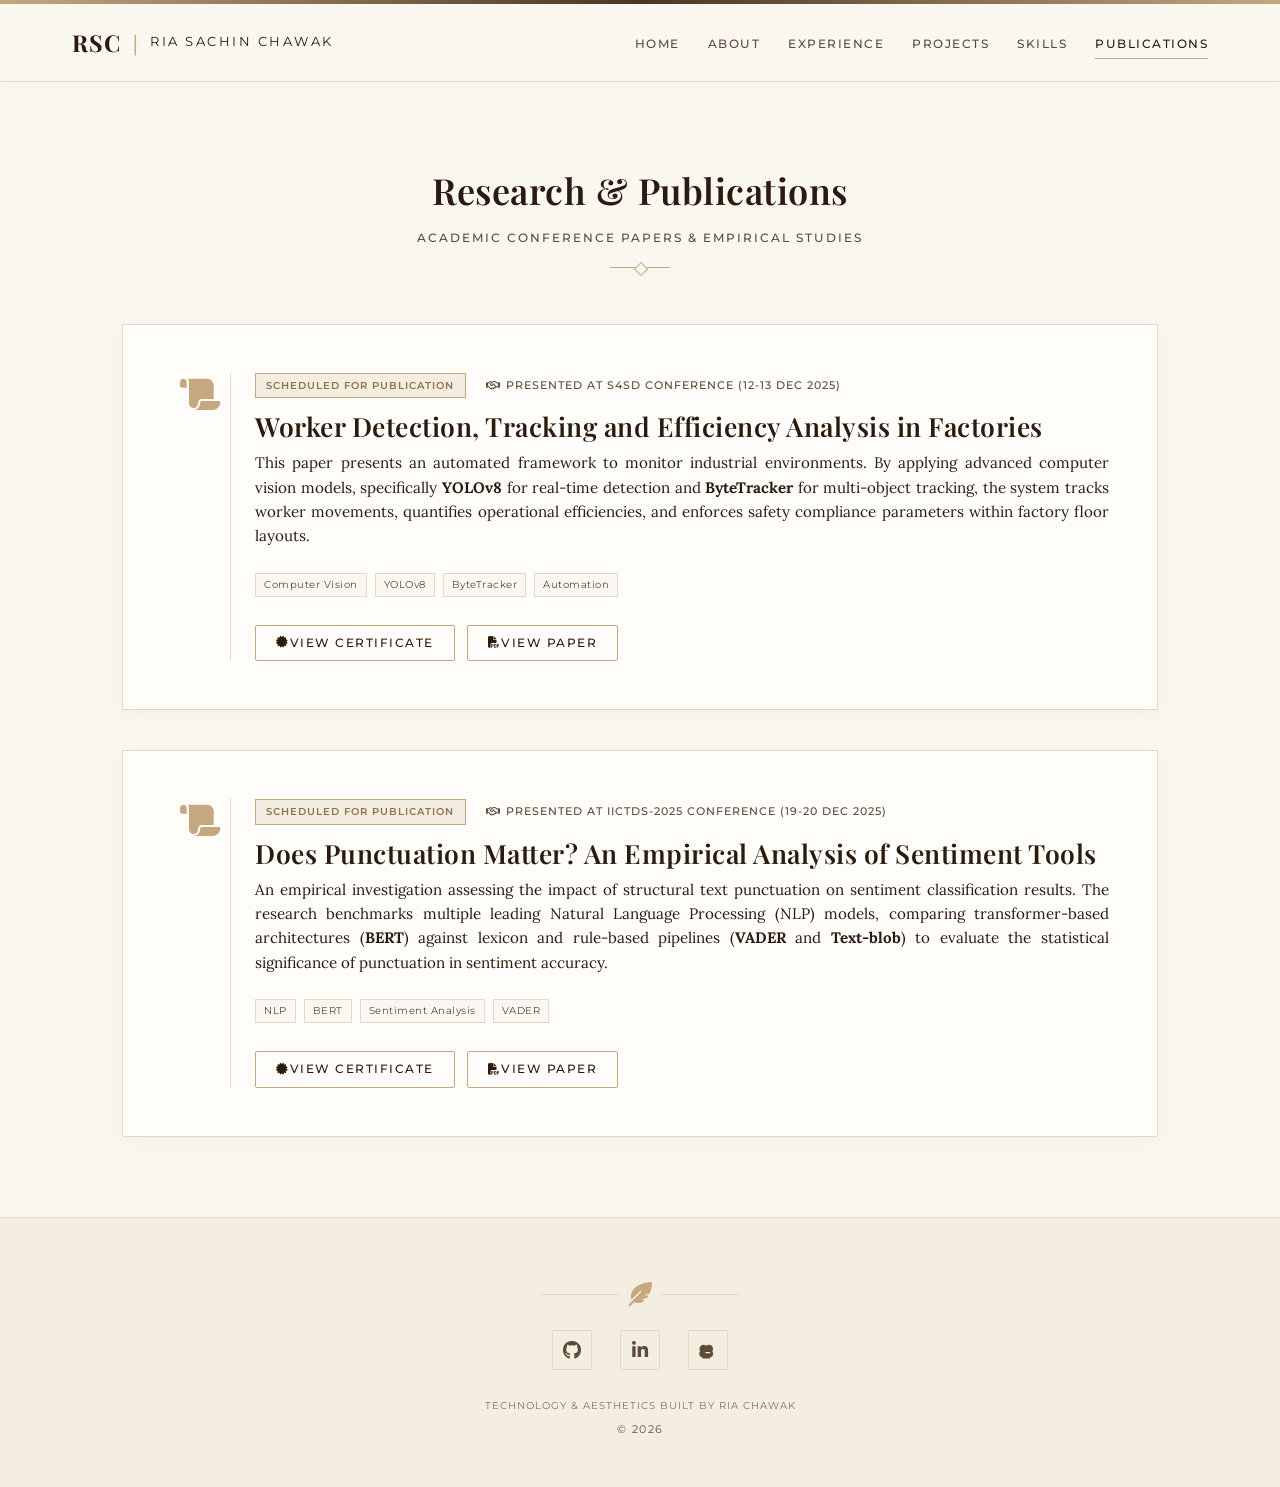
<file: publications.html>
<!DOCTYPE html>
<html lang="en">
<head>
    <meta charset="UTF-8">
    <meta name="viewport" content="width=device-width, initial-scale=1.0">
    <meta name="description" content="Ria Sachin Chawak's Professional Portfolio. Data Analyst Intern & Final Year Computer Science & Business Systems Student.">
    <meta name="author" content="Ria Sachin Chawak">
    <title>Ria Sachin Chawak | Portfolio</title>
    
    <!-- Google Fonts: Playfair Display (Serif Headings), Lora (Serif Body), Montserrat (Sans-Serif UI) -->
    <link rel="preconnect" href="https://fonts.googleapis.com">
    <link rel="preconnect" href="https://fonts.gstatic.com" crossorigin>
    <link href="https://fonts.googleapis.com/css2?family=Lora:ital,wght@0,400..700;1,400..700&family=Montserrat:wght@300;400;500;600&family=Playfair+Display:ital,wght@0,400..900;1,400..900&display=swap" rel="stylesheet">
    
    <!-- Font Awesome Icons -->
    <link rel="stylesheet" href="https://cdnjs.cloudflare.com/ajax/libs/font-awesome/6.4.0/css/all.min.css">
    
    <!-- Custom CSS -->
    <link rel="stylesheet" href="static/css/style.css">
</head>
<body>
    <!-- Top Decorative Border -->
    <div class="top-decorative-line"></div>

    <!-- Navigation Header -->
    <header class="header">
        <div class="header-container">
            <a href="index.html" class="logo-container">
                <span class="logo-monogram">RSC</span>
                <span class="logo-divider">|</span>
                <span class="logo-title">Ria Sachin Chawak</span>
            </a>
            
            <!-- Mobile Menu Toggle Button -->
            <button class="nav-toggle" aria-label="toggle navigation" id="navToggle">
                <span class="hamburger"></span>
            </button>

            <!-- Navigation Links -->
            <nav class="nav" id="navMenu">
                <ul class="nav-list">
                    <li class="nav-item">
                        <a href="index.html" class="nav-link ">Home</a>
                    </li>
                    <li class="nav-item">
                        <a href="about.html" class="nav-link ">About</a>
                    </li>
                    <li class="nav-item">
                        <a href="experience.html" class="nav-link ">Experience</a>
                    </li>
                    <li class="nav-item">
                        <a href="projects.html" class="nav-link ">Projects</a>
                    </li>
                    <li class="nav-item">
                        <a href="skills.html" class="nav-link ">Skills</a>
                    </li>
                    <li class="nav-item">
                        <a href="publications.html" class="nav-link active">Publications</a>
                    </li>
                </ul>
            </nav>
        </div>
    </header>

    <!-- Main Content Wrapper -->
    <main class="main-content">
        
<section class="publications-page-section">
    <div class="container">
        <!-- Section Header -->
        <div class="section-header">
            <h2 class="section-title">Research &amp; Publications</h2>
            <div class="section-subtitle">Academic Conference Papers &amp; Empirical Studies</div>
            <div class="title-underline"></div>
        </div>

        <!-- Publications List -->
        <div class="publications-list">
            <!-- Paper 1 -->
            <div class="pub-card">
                <div class="pub-decor-crest"><i class="fa-solid fa-scroll"></i></div>
                <div class="pub-content-wrapper">
                    <div class="pub-header">
                        <div class="pub-status-badge">Scheduled for Publication</div>
                        <div class="pub-conference"><i class="fa-regular fa-handshake"></i> Presented at S4SD Conference (12-13 Dec 2025)</div>
                    </div>
                    <h3 class="pub-title">Worker Detection, Tracking and Efficiency Analysis in Factories</h3>
                    <p class="pub-description">
                        This paper presents an automated framework to monitor industrial environments. By applying advanced computer vision models, specifically <strong>YOLOv8</strong> for real-time detection and <strong>ByteTracker</strong> for multi-object tracking, the system tracks worker movements, quantifies operational efficiencies, and enforces safety compliance parameters within factory floor layouts.
                    </p>
                    <div class="pub-tags">
                        <span class="pub-tag">Computer Vision</span>
                        <span class="pub-tag">YOLOv8</span>
                        <span class="pub-tag">ByteTracker</span>
                        <span class="pub-tag">Automation</span>
                    </div>
                    <div class="pub-actions" style="display: flex; gap: 0.75rem; flex-wrap: wrap;">
                        <a href="https://drive.google.com/file/d/1X6LEaw_w0Zru5F8Rrcdp_t14ueDGy138/view?usp=drive_link" class="btn btn-secondary btn-sm" target="_blank" rel="noopener noreferrer">
                            <i class="fa-solid fa-certificate"></i> View Certificate
                        </a>
                        <a href="#" class="btn btn-secondary btn-sm" onclick="alert('Paper link placeholder'); return false;">
                            <i class="fa-solid fa-file-pdf"></i> View Paper
                        </a>
                    </div>
                </div>
            </div>

            <!-- Paper 2 -->
            <div class="pub-card">
                <div class="pub-decor-crest"><i class="fa-solid fa-scroll"></i></div>
                <div class="pub-content-wrapper">
                    <div class="pub-header">
                        <div class="pub-status-badge">Scheduled for Publication</div>
                        <div class="pub-conference"><i class="fa-regular fa-handshake"></i> Presented at IICTDS-2025 Conference (19-20 Dec 2025)</div>
                    </div>
                    <h3 class="pub-title">Does Punctuation Matter? An Empirical Analysis of Sentiment Tools</h3>
                    <p class="pub-description">
                        An empirical investigation assessing the impact of structural text punctuation on sentiment classification results. The research benchmarks multiple leading Natural Language Processing (NLP) models, comparing transformer-based architectures (<strong>BERT</strong>) against lexicon and rule-based pipelines (<strong>VADER</strong> and <strong>Text-blob</strong>) to evaluate the statistical significance of punctuation in sentiment accuracy.
                    </p>
                    <div class="pub-tags">
                        <span class="pub-tag">NLP</span>
                        <span class="pub-tag">BERT</span>
                        <span class="pub-tag">Sentiment Analysis</span>
                        <span class="pub-tag">VADER</span>
                    </div>
                    <div class="pub-actions" style="display: flex; gap: 0.75rem; flex-wrap: wrap;">
                        <a href="https://drive.google.com/file/d/10s47jADlInj9DH6OVz1gOyww9UoOIsGV/view?usp=drive_link" class="btn btn-secondary btn-sm" target="_blank" rel="noopener noreferrer">
                            <i class="fa-solid fa-certificate"></i> View Certificate
                        </a>
                        <a href="#" class="btn btn-secondary btn-sm" onclick="alert('Paper link placeholder'); return false;">
                            <i class="fa-solid fa-file-pdf"></i> View Paper
                        </a>
                    </div>
                </div>
            </div>
        </div>
    </div>
</section>

    </main>

    <!-- Footer -->
    <footer class="footer">
        <div class="footer-container">
            <div class="footer-decor-crest">
                <i class="fa-solid fa-feather-pointed"></i>
            </div>
            
            <div class="footer-socials">
                <a href="https://github.com/Ria1424" target="_blank" rel="noopener noreferrer" title="GitHub" class="social-icon-link">
                    <i class="fa-brands fa-github"></i>
                </a>
                <a href="https://www.linkedin.com/in/riachawak/" target="_blank" rel="noopener noreferrer" title="LinkedIn" class="social-icon-link">
                    <i class="fa-brands fa-linkedin-in"></i>
                </a>
                <a href="https://www.codechef.com/users/coderriasc" target="_blank" rel="noopener noreferrer" title="CodeChef" class="social-icon-link" style="display: flex; align-items: center; justify-content: center;">
                    <svg viewBox="0 0 512 512" fill="currentColor" style="width: 1.1rem; height: 1.1rem;">
                        <path d="M410 230c0-66-54-120-120-120-30 0-57 11-78 29-21-18-48-29-78-29-66 0-120 54-120 120 0 24 7 46 19 65-17 19-27 45-27 73 0 54 40 99 93 107v18c0 10 8 18 18 18h186c10 0 18-8 18-18v-18c53-8 93-53 93-107 0-28-10-54-27-73 12-19 19-41 19-65zm-222 90h136v40H188v-40z"/>
                    </svg>
                </a>
            </div>

            <div class="footer-copyright">
                <div class="footer-sub-tagline" style="font-size: 0.65rem; margin-bottom: 0.4rem; opacity: 0.75; font-family: var(--font-ui); text-transform: uppercase; letter-spacing: 1px;">Technology &amp; Aesthetics built by Ria Chawak</div>
                &copy; 2026
            </div>
        </div>
    </footer>

    <!-- Custom JS -->
    <script src="static/js/main.js"></script>
</body>
</html>
</file>
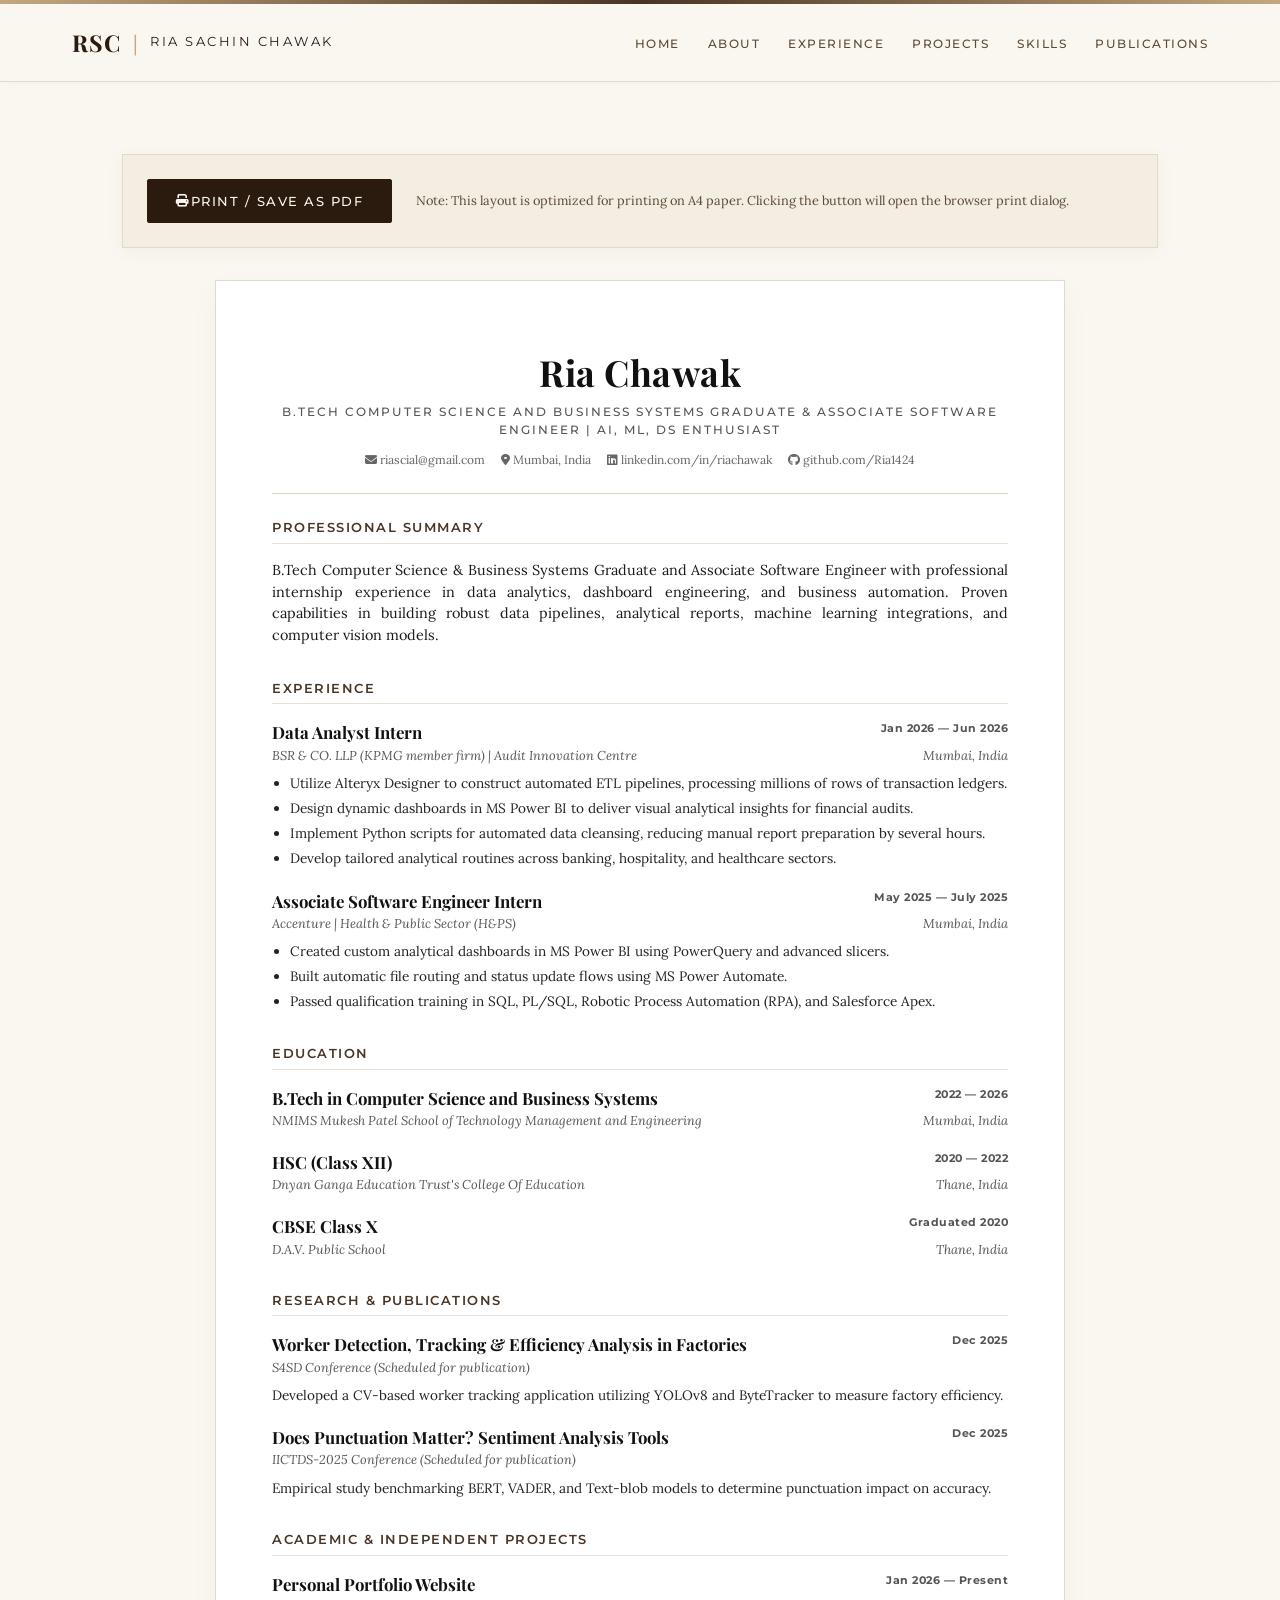
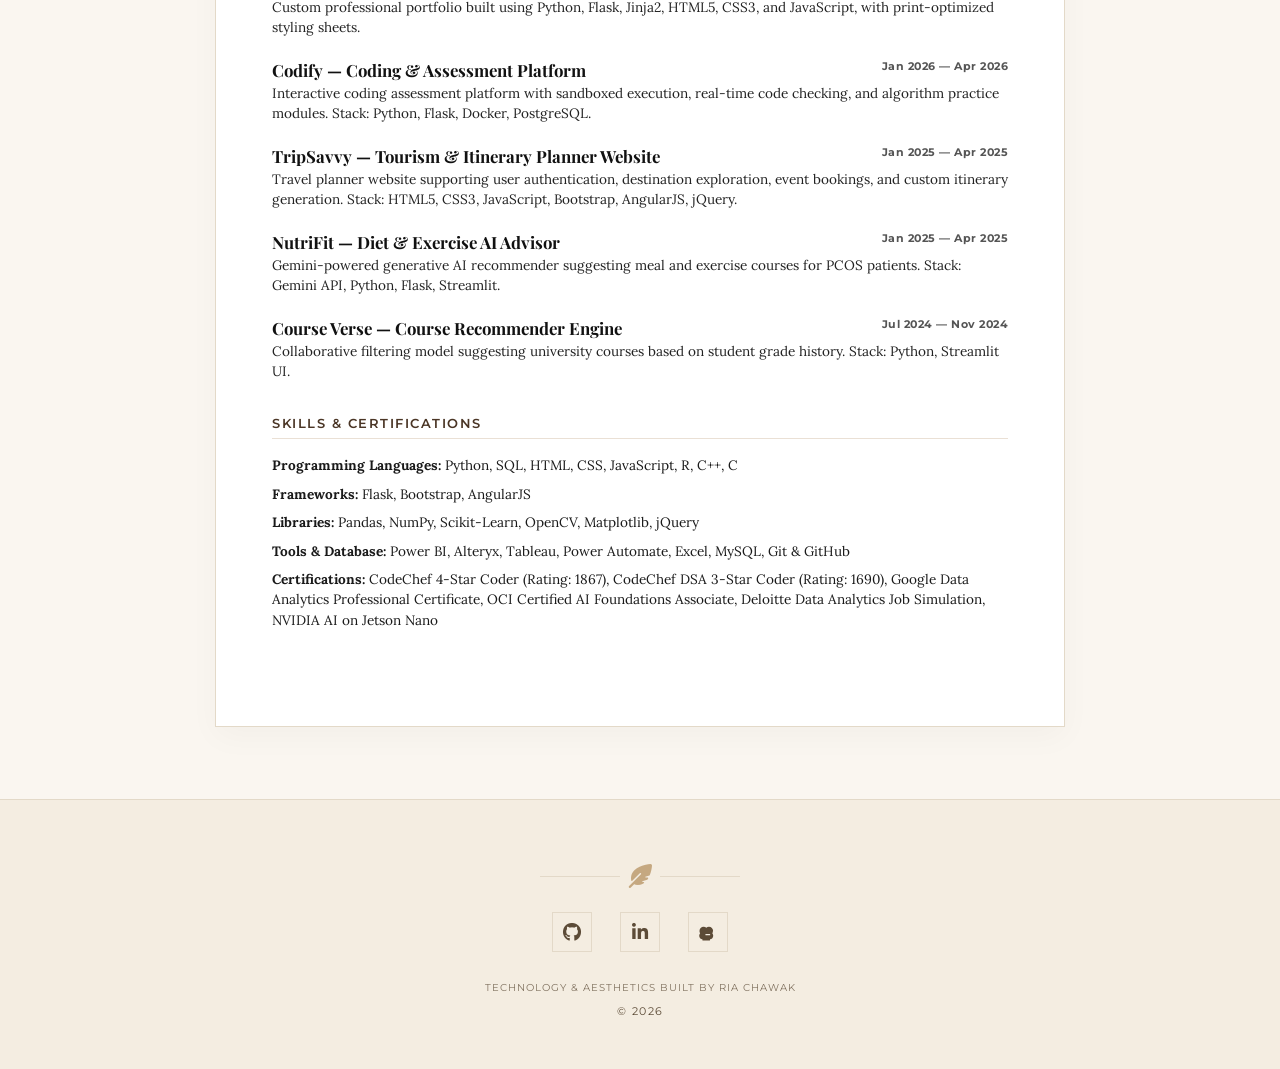
<file: resume.html>
<!DOCTYPE html>
<html lang="en">
<head>
    <meta charset="UTF-8">
    <meta name="viewport" content="width=device-width, initial-scale=1.0">
    <meta name="description" content="Ria Sachin Chawak's Professional Portfolio. Data Analyst Intern & Final Year Computer Science & Business Systems Student.">
    <meta name="author" content="Ria Sachin Chawak">
    <title>Ria Sachin Chawak | Portfolio</title>
    
    <!-- Google Fonts: Playfair Display (Serif Headings), Lora (Serif Body), Montserrat (Sans-Serif UI) -->
    <link rel="preconnect" href="https://fonts.googleapis.com">
    <link rel="preconnect" href="https://fonts.gstatic.com" crossorigin>
    <link href="https://fonts.googleapis.com/css2?family=Lora:ital,wght@0,400..700;1,400..700&family=Montserrat:wght@300;400;500;600&family=Playfair+Display:ital,wght@0,400..900;1,400..900&display=swap" rel="stylesheet">
    
    <!-- Font Awesome Icons -->
    <link rel="stylesheet" href="https://cdnjs.cloudflare.com/ajax/libs/font-awesome/6.4.0/css/all.min.css">
    
    <!-- Custom CSS -->
    <link rel="stylesheet" href="static/css/style.css">
</head>
<body>
    <!-- Top Decorative Border -->
    <div class="top-decorative-line"></div>

    <!-- Navigation Header -->
    <header class="header">
        <div class="header-container">
            <a href="index.html" class="logo-container">
                <span class="logo-monogram">RSC</span>
                <span class="logo-divider">|</span>
                <span class="logo-title">Ria Sachin Chawak</span>
            </a>
            
            <!-- Mobile Menu Toggle Button -->
            <button class="nav-toggle" aria-label="toggle navigation" id="navToggle">
                <span class="hamburger"></span>
            </button>

            <!-- Navigation Links -->
            <nav class="nav" id="navMenu">
                <ul class="nav-list">
                    <li class="nav-item">
                        <a href="index.html" class="nav-link ">Home</a>
                    </li>
                    <li class="nav-item">
                        <a href="about.html" class="nav-link ">About</a>
                    </li>
                    <li class="nav-item">
                        <a href="experience.html" class="nav-link ">Experience</a>
                    </li>
                    <li class="nav-item">
                        <a href="projects.html" class="nav-link ">Projects</a>
                    </li>
                    <li class="nav-item">
                        <a href="skills.html" class="nav-link ">Skills</a>
                    </li>
                    <li class="nav-item">
                        <a href="publications.html" class="nav-link ">Publications</a>
                    </li>
                </ul>
            </nav>
        </div>
    </header>

    <!-- Main Content Wrapper -->
    <main class="main-content">
        
<section class="resume-page-section">
    <div class="container">
        <!-- Section Header with Print Actions -->
        <div class="resume-controls no-print">
            <button onclick="window.print();" class="btn btn-primary">
                <i class="fa-solid fa-print"></i> Print / Save as PDF
            </button>
            <p class="resume-instructions">
                Note: This layout is optimized for printing on A4 paper. Clicking the button will open the browser print dialog.
            </p>
        </div>

        <!-- Printable Resume Sheet -->
        <div class="resume-sheet">
            <!-- Header -->
            <header class="resume-sheet-header">
                <h1 class="resume-name">Ria Chawak</h1>
                <p class="resume-sub">B.Tech Computer Science and Business Systems Graduate &amp; Associate Software Engineer | AI, ML, DS Enthusiast</p>
                <div class="resume-contact-info">
                    <span><i class="fa-solid fa-envelope"></i> riascial@gmail.com</span>
                    <span><i class="fa-solid fa-location-dot"></i> Mumbai, India</span>
                    <span><a href="https://www.linkedin.com/in/riachawak/" target="_blank"><i class="fa-brands fa-linkedin"></i> linkedin.com/in/riachawak</a></span>
                    <span><a href="https://github.com/Ria1424" target="_blank"><i class="fa-brands fa-github"></i> github.com/Ria1424</a></span>
                </div>
            </header>

            <div class="resume-divider"></div>

            <!-- Professional Summary -->
            <section class="resume-section">
                <h2 class="resume-section-title">Professional Summary</h2>
                <p class="resume-section-content">
                    B.Tech Computer Science &amp; Business Systems Graduate and Associate Software Engineer with professional internship experience in data analytics, dashboard engineering, and business automation. Proven capabilities in building robust data pipelines, analytical reports, machine learning integrations, and computer vision models.
                </p>
            </section>

            <!-- Experience -->
            <section class="resume-section">
                <h2 class="resume-section-title">Experience</h2>
                
                <!-- BSR & CO. LLP -->
                <div class="resume-item">
                    <div class="resume-item-header">
                        <span class="resume-item-title">Data Analyst Intern</span>
                        <span class="resume-item-date">Jan 2026 — Jun 2026</span>
                    </div>
                    <div class="resume-item-sub">
                        <span>BSR &amp; CO. LLP (KPMG member firm) | Audit Innovation Centre</span>
                        <span>Mumbai, India</span>
                    </div>
                    <ul class="resume-bullets">
                        <li>Utilize Alteryx Designer to construct automated ETL pipelines, processing millions of rows of transaction ledgers.</li>
                        <li>Design dynamic dashboards in MS Power BI to deliver visual analytical insights for financial audits.</li>
                        <li>Implement Python scripts for automated data cleansing, reducing manual report preparation by several hours.</li>
                        <li>Develop tailored analytical routines across banking, hospitality, and healthcare sectors.</li>
                    </ul>
                </div>



                <!-- Accenture -->
                <div class="resume-item">
                    <div class="resume-item-header">
                        <span class="resume-item-title">Associate Software Engineer Intern</span>
                        <span class="resume-item-date">May 2025 — July 2025</span>
                    </div>
                    <div class="resume-item-sub">
                        <span>Accenture | Health &amp; Public Sector (H&amp;PS)</span>
                        <span>Mumbai, India</span>
                    </div>
                    <ul class="resume-bullets">
                        <li>Created custom analytical dashboards in MS Power BI using PowerQuery and advanced slicers.</li>
                        <li>Built automatic file routing and status update flows using MS Power Automate.</li>
                        <li>Passed qualification training in SQL, PL/SQL, Robotic Process Automation (RPA), and Salesforce Apex.</li>
                    </ul>
                </div>
            </section>

            <!-- Education -->
            <section class="resume-section">
                <h2 class="resume-section-title">Education</h2>
                
                <!-- NMIMS -->
                <div class="resume-item">
                    <div class="resume-item-header">
                        <span class="resume-item-title">B.Tech in Computer Science and Business Systems</span>
                        <span class="resume-item-date">2022 — 2026</span>
                    </div>
                    <div class="resume-item-sub">
                        <span>NMIMS Mukesh Patel School of Technology Management and Engineering</span>
                        <span>Mumbai, India</span>
                    </div>
                </div>

                <!-- Dnyan Ganga -->
                <div class="resume-item">
                    <div class="resume-item-header">
                        <span class="resume-item-title">HSC (Class XII)</span>
                        <span class="resume-item-date">2020 — 2022</span>
                    </div>
                    <div class="resume-item-sub">
                        <span>Dnyan Ganga Education Trust's College Of Education</span>
                        <span>Thane, India</span>
                    </div>
                </div>

                <!-- D.A.V. -->
                <div class="resume-item">
                    <div class="resume-item-header">
                        <span class="resume-item-title">CBSE Class X</span>
                        <span class="resume-item-date">Graduated 2020</span>
                    </div>
                    <div class="resume-item-sub">
                        <span>D.A.V. Public School</span>
                        <span>Thane, India</span>
                    </div>
                </div>
            </section>

            <!-- Publications -->
            <section class="resume-section">
                <h2 class="resume-section-title">Research &amp; Publications</h2>
                <div class="resume-item">
                    <div class="resume-item-header">
                        <span class="resume-item-title">Worker Detection, Tracking &amp; Efficiency Analysis in Factories</span>
                        <span class="resume-item-date">Dec 2025</span>
                    </div>
                    <div class="resume-item-sub">S4SD Conference (Scheduled for publication)</div>
                    <p class="resume-bullets-text">Developed a CV-based worker tracking application utilizing YOLOv8 and ByteTracker to measure factory efficiency.</p>
                </div>
                <div class="resume-item">
                    <div class="resume-item-header">
                        <span class="resume-item-title">Does Punctuation Matter? Sentiment Analysis Tools</span>
                        <span class="resume-item-date">Dec 2025</span>
                    </div>
                    <div class="resume-item-sub">IICTDS-2025 Conference (Scheduled for publication)</div>
                    <p class="resume-bullets-text">Empirical study benchmarking BERT, VADER, and Text-blob models to determine punctuation impact on accuracy.</p>
                </div>
            </section>

            <!-- Projects -->
            <section class="resume-section">
                <h2 class="resume-section-title">Academic &amp; Independent Projects</h2>
                <div class="resume-item">
                    <div class="resume-item-header">
                        <span class="resume-item-title">Personal Portfolio Website</span>
                        <span class="resume-item-date">Jan 2026 — Present</span>
                    </div>
                    <p class="resume-bullets-text">Custom professional portfolio built using Python, Flask, Jinja2, HTML5, CSS3, and JavaScript, with print-optimized styling sheets.</p>
                </div>
                <div class="resume-item">
                    <div class="resume-item-header">
                        <span class="resume-item-title">Codify — Coding &amp; Assessment Platform</span>
                        <span class="resume-item-date">Jan 2026 — Apr 2026</span>
                    </div>
                    <p class="resume-bullets-text">Interactive coding assessment platform with sandboxed execution, real-time code checking, and algorithm practice modules. Stack: Python, Flask, Docker, PostgreSQL.</p>
                </div>
                <div class="resume-item">
                    <div class="resume-item-header">
                        <span class="resume-item-title">TripSavvy — Tourism &amp; Itinerary Planner Website</span>
                        <span class="resume-item-date">Jan 2025 — Apr 2025</span>
                    </div>
                    <p class="resume-bullets-text">Travel planner website supporting user authentication, destination exploration, event bookings, and custom itinerary generation. Stack: HTML5, CSS3, JavaScript, Bootstrap, AngularJS, jQuery.</p>
                </div>
                <div class="resume-item">
                    <div class="resume-item-header">
                        <span class="resume-item-title">NutriFit — Diet &amp; Exercise AI Advisor</span>
                        <span class="resume-item-date">Jan 2025 — Apr 2025</span>
                    </div>
                    <p class="resume-bullets-text">Gemini-powered generative AI recommender suggesting meal and exercise courses for PCOS patients. Stack: Gemini API, Python, Flask, Streamlit.</p>
                </div>
                <div class="resume-item">
                    <div class="resume-item-header">
                        <span class="resume-item-title">Course Verse — Course Recommender Engine</span>
                        <span class="resume-item-date">Jul 2024 — Nov 2024</span>
                    </div>
                    <p class="resume-bullets-text">Collaborative filtering model suggesting university courses based on student grade history. Stack: Python, Streamlit UI.</p>
                </div>
            </section>

            <!-- Technical Skills -->
            <section class="resume-section">
                <h2 class="resume-section-title">Skills &amp; Certifications</h2>
                <div class="resume-skills-block">
                    <p><strong>Programming Languages:</strong> Python, SQL, HTML, CSS, JavaScript, R, C++, C</p>
                    <p><strong>Frameworks:</strong> Flask, Bootstrap, AngularJS</p>
                    <p><strong>Libraries:</strong> Pandas, NumPy, Scikit-Learn, OpenCV, Matplotlib, jQuery</p>
                    <p><strong>Tools &amp; Database:</strong> Power BI, Alteryx, Tableau, Power Automate, Excel, MySQL, Git &amp; GitHub</p>
                    <p><strong>Certifications:</strong> CodeChef 4-Star Coder (Rating: 1867), CodeChef DSA 3-Star Coder (Rating: 1690), Google Data Analytics Professional Certificate, OCI Certified AI Foundations Associate, Deloitte Data Analytics Job Simulation, NVIDIA AI on Jetson Nano</p>
                </div>
            </section>
        </div>
    </div>
</section>

    </main>

    <!-- Footer -->
    <footer class="footer">
        <div class="footer-container">
            <div class="footer-decor-crest">
                <i class="fa-solid fa-feather-pointed"></i>
            </div>
            
            <div class="footer-socials">
                <a href="https://github.com/Ria1424" target="_blank" rel="noopener noreferrer" title="GitHub" class="social-icon-link">
                    <i class="fa-brands fa-github"></i>
                </a>
                <a href="https://www.linkedin.com/in/riachawak/" target="_blank" rel="noopener noreferrer" title="LinkedIn" class="social-icon-link">
                    <i class="fa-brands fa-linkedin-in"></i>
                </a>
                <a href="https://www.codechef.com/users/coderriasc" target="_blank" rel="noopener noreferrer" title="CodeChef" class="social-icon-link" style="display: flex; align-items: center; justify-content: center;">
                    <svg viewBox="0 0 512 512" fill="currentColor" style="width: 1.1rem; height: 1.1rem;">
                        <path d="M410 230c0-66-54-120-120-120-30 0-57 11-78 29-21-18-48-29-78-29-66 0-120 54-120 120 0 24 7 46 19 65-17 19-27 45-27 73 0 54 40 99 93 107v18c0 10 8 18 18 18h186c10 0 18-8 18-18v-18c53-8 93-53 93-107 0-28-10-54-27-73 12-19 19-41 19-65zm-222 90h136v40H188v-40z"/>
                    </svg>
                </a>
            </div>

            <div class="footer-copyright">
                <div class="footer-sub-tagline" style="font-size: 0.65rem; margin-bottom: 0.4rem; opacity: 0.75; font-family: var(--font-ui); text-transform: uppercase; letter-spacing: 1px;">Technology &amp; Aesthetics built by Ria Chawak</div>
                &copy; 2026
            </div>
        </div>
    </footer>

    <!-- Custom JS -->
    <script src="static/js/main.js"></script>
</body>
</html>
</file>
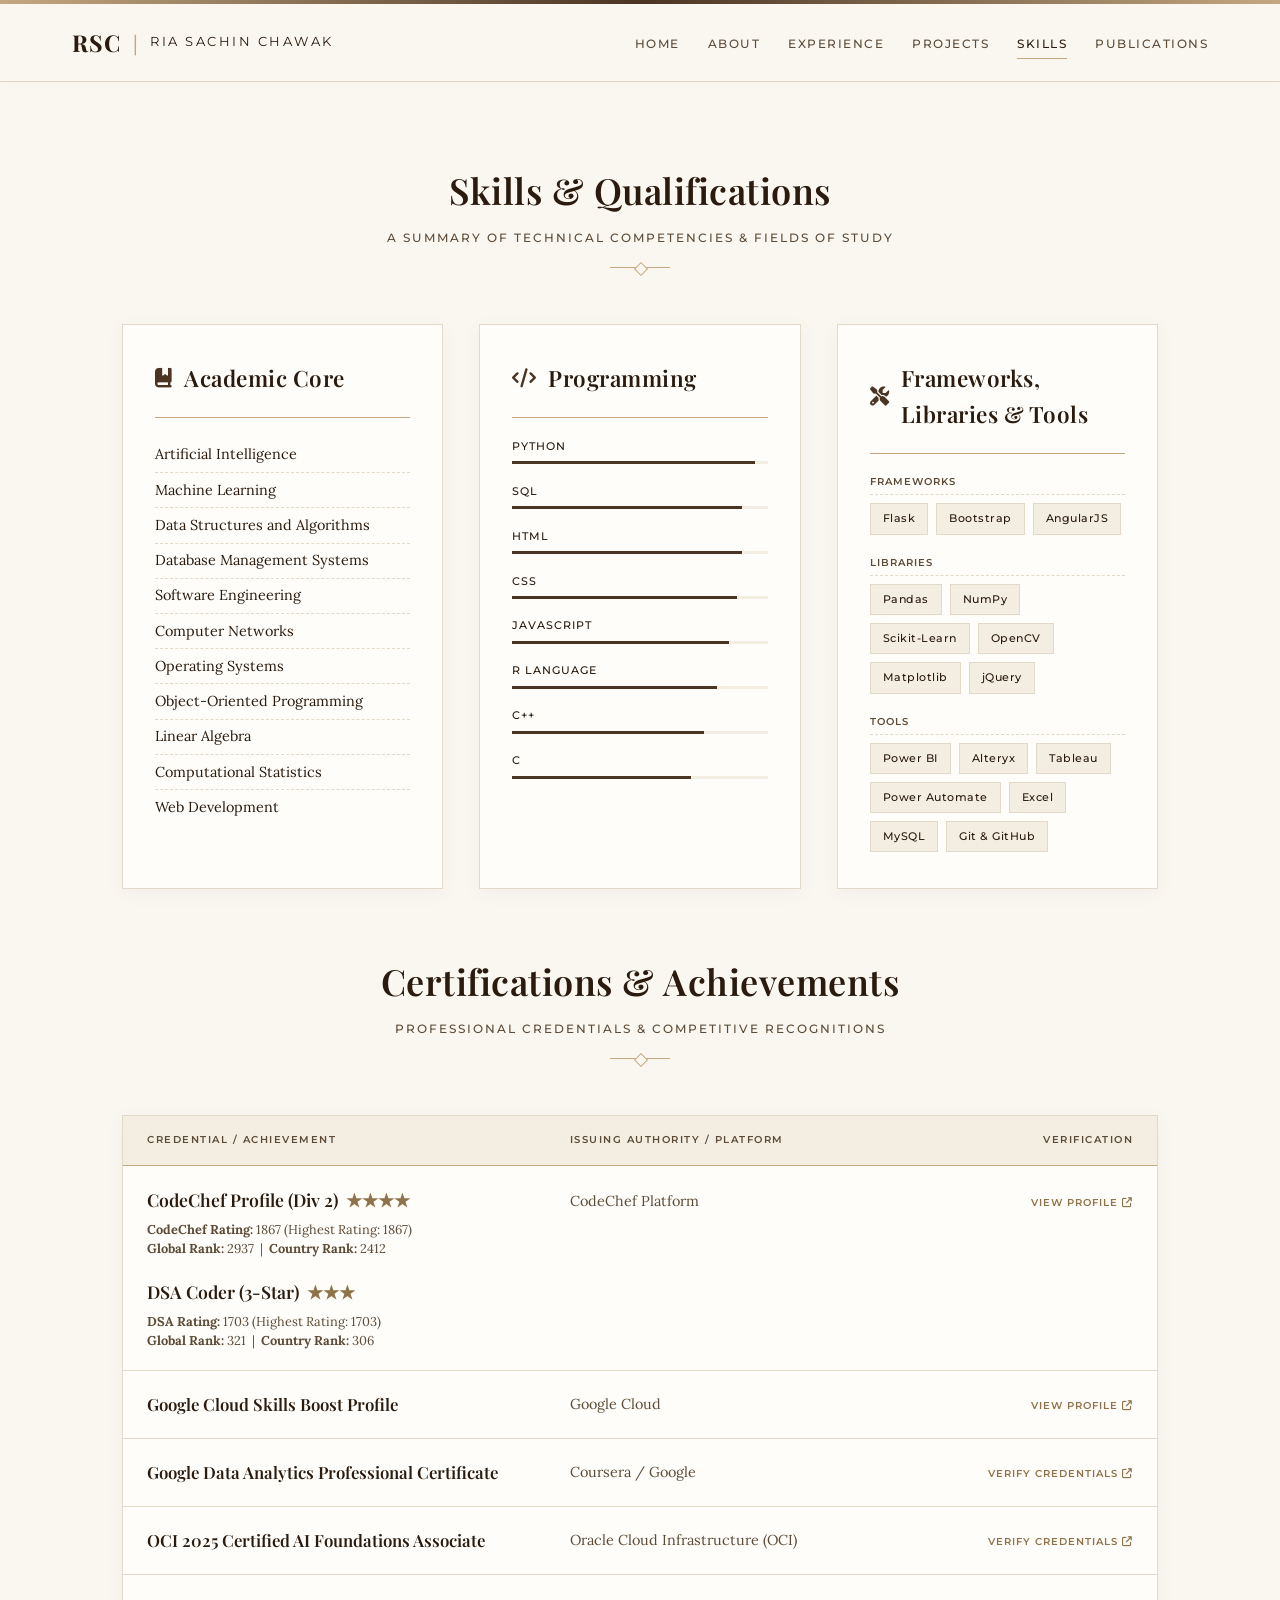
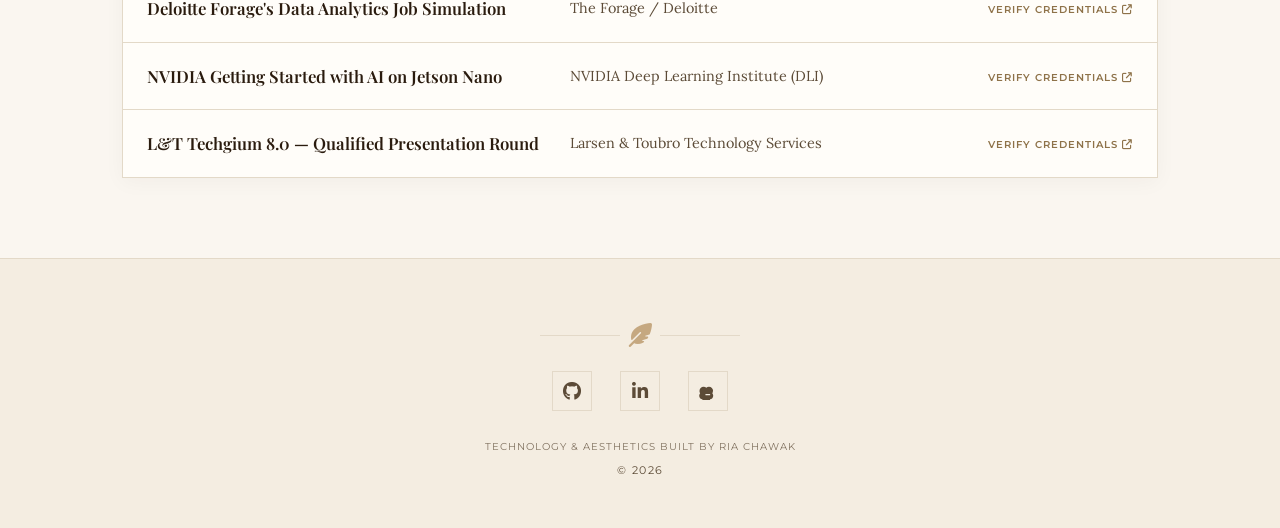
<file: skills.html>
<!DOCTYPE html>
<html lang="en">
<head>
    <meta charset="UTF-8">
    <meta name="viewport" content="width=device-width, initial-scale=1.0">
    <meta name="description" content="Ria Sachin Chawak's Professional Portfolio. Data Analyst Intern & Final Year Computer Science & Business Systems Student.">
    <meta name="author" content="Ria Sachin Chawak">
    <title>Ria Sachin Chawak | Portfolio</title>
    
    <!-- Google Fonts: Playfair Display (Serif Headings), Lora (Serif Body), Montserrat (Sans-Serif UI) -->
    <link rel="preconnect" href="https://fonts.googleapis.com">
    <link rel="preconnect" href="https://fonts.gstatic.com" crossorigin>
    <link href="https://fonts.googleapis.com/css2?family=Lora:ital,wght@0,400..700;1,400..700&family=Montserrat:wght@300;400;500;600&family=Playfair+Display:ital,wght@0,400..900;1,400..900&display=swap" rel="stylesheet">
    
    <!-- Font Awesome Icons -->
    <link rel="stylesheet" href="https://cdnjs.cloudflare.com/ajax/libs/font-awesome/6.4.0/css/all.min.css">
    
    <!-- Custom CSS -->
    <link rel="stylesheet" href="static/css/style.css">
</head>
<body>
    <!-- Top Decorative Border -->
    <div class="top-decorative-line"></div>

    <!-- Navigation Header -->
    <header class="header">
        <div class="header-container">
            <a href="index.html" class="logo-container">
                <span class="logo-monogram">RSC</span>
                <span class="logo-divider">|</span>
                <span class="logo-title">Ria Sachin Chawak</span>
            </a>
            
            <!-- Mobile Menu Toggle Button -->
            <button class="nav-toggle" aria-label="toggle navigation" id="navToggle">
                <span class="hamburger"></span>
            </button>

            <!-- Navigation Links -->
            <nav class="nav" id="navMenu">
                <ul class="nav-list">
                    <li class="nav-item">
                        <a href="index.html" class="nav-link ">Home</a>
                    </li>
                    <li class="nav-item">
                        <a href="about.html" class="nav-link ">About</a>
                    </li>
                    <li class="nav-item">
                        <a href="experience.html" class="nav-link ">Experience</a>
                    </li>
                    <li class="nav-item">
                        <a href="projects.html" class="nav-link ">Projects</a>
                    </li>
                    <li class="nav-item">
                        <a href="skills.html" class="nav-link active">Skills</a>
                    </li>
                    <li class="nav-item">
                        <a href="publications.html" class="nav-link ">Publications</a>
                    </li>
                </ul>
            </nav>
        </div>
    </header>

    <!-- Main Content Wrapper -->
    <main class="main-content">
        
<section class="skills-page-section">
    <div class="container">
        <!-- Section Header -->
        <div class="section-header">
            <h2 class="section-title">Skills &amp; Qualifications</h2>
            <div class="section-subtitle">A Summary of Technical Competencies &amp; Fields of Study</div>
            <div class="title-underline"></div>
        </div>

        <!-- Skills Grid Layout -->
        <div class="skills-grid">
            <!-- Academic Core Courses -->
            <div class="skills-category-card">
                <div class="category-header">
                    <i class="fa-solid fa-book-bookmark"></i>
                    <h3>Academic Core</h3>
                </div>
                <div class="category-divider"></div>
                <ul class="skills-list">
                    <li>Artificial Intelligence</li>
                    <li>Machine Learning</li>
                    <li>Data Structures and Algorithms</li>
                    <li>Database Management Systems</li>
                    <li>Software Engineering</li>
                    <li>Computer Networks</li>
                    <li>Operating Systems</li>
                    <li>Object-Oriented Programming</li>
                    <li>Linear Algebra</li>
                    <li>Computational Statistics</li>
                    <li>Web Development</li>
                </ul>
            </div>

            <!-- Programming Languages -->
            <div class="skills-category-card">
                <div class="category-header">
                    <i class="fa-solid fa-code"></i>
                    <h3>Programming</h3>
                </div>
                <div class="category-divider"></div>
                <div class="programming-languages-list">
                    <div class="lang-item">
                        <span class="lang-name">Python</span>
                        <div class="lang-bar-container"><div class="lang-bar" style="width: 95%;"></div></div>
                    </div>
                    <div class="lang-item">
                        <span class="lang-name">SQL</span>
                        <div class="lang-bar-container"><div class="lang-bar" style="width: 90%;"></div></div>
                    </div>
                    <div class="lang-item">
                        <span class="lang-name">HTML</span>
                        <div class="lang-bar-container"><div class="lang-bar" style="width: 90%;"></div></div>
                    </div>
                    <div class="lang-item">
                        <span class="lang-name">CSS</span>
                        <div class="lang-bar-container"><div class="lang-bar" style="width: 88%;"></div></div>
                    </div>
                    <div class="lang-item">
                        <span class="lang-name">JavaScript</span>
                        <div class="lang-bar-container"><div class="lang-bar" style="width: 85%;"></div></div>
                    </div>
                    <div class="lang-item">
                        <span class="lang-name">R Language</span>
                        <div class="lang-bar-container"><div class="lang-bar" style="width: 80%;"></div></div>
                    </div>
                    <div class="lang-item">
                        <span class="lang-name">C++</span>
                        <div class="lang-bar-container"><div class="lang-bar" style="width: 75%;"></div></div>
                    </div>
                    <div class="lang-item">
                        <span class="lang-name">C</span>
                        <div class="lang-bar-container"><div class="lang-bar" style="width: 70%;"></div></div>
                    </div>
                </div>
            </div>

            <!-- Frameworks, Libraries & Tools -->
            <div class="skills-category-card">
                <div class="category-header">
                    <i class="fa-solid fa-screwdriver-wrench"></i>
                    <h3>Frameworks, Libraries &amp; Tools</h3>
                </div>
                <div class="category-divider"></div>
                
                <div class="skills-subcategory">
                    <h4 class="subcat-title">Frameworks</h4>
                    <div class="tools-grid">
                        <span class="tool-badge">Flask</span>
                        <span class="tool-badge">Bootstrap</span>
                        <span class="tool-badge">AngularJS</span>
                    </div>
                </div>

                <div class="skills-subcategory" style="margin-top: 1.25rem;">
                    <h4 class="subcat-title">Libraries</h4>
                    <div class="tools-grid">
                        <span class="tool-badge">Pandas</span>
                        <span class="tool-badge">NumPy</span>
                        <span class="tool-badge">Scikit-Learn</span>
                        <span class="tool-badge">OpenCV</span>
                        <span class="tool-badge">Matplotlib</span>
                        <span class="tool-badge">jQuery</span>
                    </div>
                </div>

                <div class="skills-subcategory" style="margin-top: 1.25rem;">
                    <h4 class="subcat-title">Tools</h4>
                    <div class="tools-grid">
                        <span class="tool-badge">Power BI</span>
                        <span class="tool-badge">Alteryx</span>
                        <span class="tool-badge">Tableau</span>
                        <span class="tool-badge">Power Automate</span>
                        <span class="tool-badge">Excel</span>
                        <span class="tool-badge">MySQL</span>
                        <span class="tool-badge">Git &amp; GitHub</span>
                    </div>
                </div>
            </div>
        </div>

        <!-- Section Header: Achievements & Certifications -->
        <div class="section-header mt-5">
            <h2 class="section-title">Certifications &amp; Achievements</h2>
            <div class="section-subtitle">Professional Credentials &amp; Competitive Recognitions</div>
            <div class="title-underline"></div>
        </div>

        <!-- Registry of Credentials (Old Money Ledger Style) -->
        <div class="achievements-ledger">
            <div class="ledger-header">
                <span class="ledger-title-col">Credential / Achievement</span>
                <span class="ledger-org-col">Issuing Authority / Platform</span>
                <span class="ledger-link-col">Verification</span>
            </div>
            
            <!-- Achievement Item 1: CodeChef & DSA Profile -->
            <div class="ledger-row" style="align-items: flex-start;">
                <span class="ledger-title-col">
                    <div class="font-serif-bold" style="font-size: 1.1rem; margin-bottom: 0.35rem; display: flex; align-items: center; gap: 0.5rem;">
                        CodeChef Profile (Div 2) <span class="stars-gold">★★★★</span>
                    </div>
                    <div class="ledger-sub-text" style="margin-bottom: 1.25rem; line-height: 1.5;">
                        <strong>CodeChef Rating:</strong> 1867 (Highest Rating: 1867)<br>
                        <strong>Global Rank:</strong> 2937 &nbsp;|&nbsp; <strong>Country Rank:</strong> 2412
                    </div>
                    
                    <div class="font-serif-bold" style="font-size: 1.1rem; margin-bottom: 0.35rem; display: flex; align-items: center; gap: 0.5rem;">
                        DSA Coder (3-Star) <span class="stars-gold">★★★</span>
                    </div>
                    <div class="ledger-sub-text" style="line-height: 1.5;">
                        <strong>DSA Rating:</strong> 1703 (Highest Rating: 1703)<br>
                        <strong>Global Rank:</strong> 321 &nbsp;|&nbsp; <strong>Country Rank:</strong> 306
                    </div>
                </span>
                <span class="ledger-org-col" style="padding-top: 0.25rem;">
                    CodeChef Platform
                </span>
                <span class="ledger-link-col" style="padding-top: 0.25rem;">
                    <a href="https://www.codechef.com/users/coderriasc" target="_blank" rel="noopener noreferrer" class="ledger-link">View Profile <i class="fa-solid fa-arrow-up-right-from-square"></i></a>
                </span>
            </div>

            <!-- Achievement Item 2: Google Cloud -->
            <div class="ledger-row">
                <span class="ledger-title-col font-serif-bold">Google Cloud Skills Boost Profile</span>
                <span class="ledger-org-col">Google Cloud</span>
                <span class="ledger-link-col"><a href="https://www.skills.google/public_profiles/2392c88b-e39c-456a-b421-adfacfcb6143" target="_blank" rel="noopener noreferrer" class="ledger-link">View Profile <i class="fa-solid fa-arrow-up-right-from-square"></i></a></span>
            </div>

            <!-- Achievement Item 3: Google Data Analytics -->
            <div class="ledger-row">
                <span class="ledger-title-col font-serif-bold">Google Data Analytics Professional Certificate</span>
                <span class="ledger-org-col">Coursera / Google</span>
                <span class="ledger-link-col"><a href="https://www.coursera.org/account/accomplishments/specialization/QBUHH8LFPZAY" target="_blank" rel="noopener noreferrer" class="ledger-link">Verify Credentials <i class="fa-solid fa-arrow-up-right-from-square"></i></a></span>
            </div>

            <!-- Achievement Item 4: OCI -->
            <div class="ledger-row">
                <span class="ledger-title-col font-serif-bold">OCI 2025 Certified AI Foundations Associate</span>
                <span class="ledger-org-col">Oracle Cloud Infrastructure (OCI)</span>
                <span class="ledger-link-col"><a href="https://catalog-education.oracle.com/ords/certview/sharebadge?id=08D0427B05B0989BF74B19CE6681E819E384BD51411D99962C360E4F866A7C45" target="_blank" rel="noopener noreferrer" class="ledger-link">Verify Credentials <i class="fa-solid fa-arrow-up-right-from-square"></i></a></span>
            </div>

            <!-- Achievement Item 5: Deloitte -->
            <div class="ledger-row">
                <span class="ledger-title-col font-serif-bold">Deloitte Forage's Data Analytics Job Simulation</span>
                <span class="ledger-org-col">The Forage / Deloitte</span>
                <span class="ledger-link-col"><a href="https://forage-uploads-prod.s3.amazonaws.com/completion-certificates/9PBTqmSxAf6zZTseP/io9DzWKe3PTsiS6GG_9PBTqmSxAf6zZTseP_rar7P6wNHgoXyeuyx_1754046253575_completion_certificate.pdf" target="_blank" rel="noopener noreferrer" class="ledger-link">Verify Credentials <i class="fa-solid fa-arrow-up-right-from-square"></i></a></span>
            </div>

            <!-- Achievement Item 6: NVIDIA -->
            <div class="ledger-row">
                <span class="ledger-title-col font-serif-bold">NVIDIA Getting Started with AI on Jetson Nano</span>
                <span class="ledger-org-col">NVIDIA Deep Learning Institute (DLI)</span>
                <span class="ledger-link-col"><a href="https://learn.nvidia.com/certificates?id=LRNNqNXST1usuZnTpp4wAA" target="_blank" rel="noopener noreferrer" class="ledger-link">Verify Credentials <i class="fa-solid fa-arrow-up-right-from-square"></i></a></span>
            </div>

            <!-- Achievement Item 7: L&T -->
            <div class="ledger-row">
                <span class="ledger-title-col font-serif-bold">L&amp;T Techgium 8.0 — Qualified Presentation Round</span>
                <span class="ledger-org-col">Larsen &amp; Toubro Technology Services</span>
                <span class="ledger-link-col"><a href="https://drive.google.com/file/d/1h9rarhs3Q_ttfw7Q1dKnJYYT6Ngicmhw/view?usp=drive_link" target="_blank" rel="noopener noreferrer" class="ledger-link">Verify Credentials <i class="fa-solid fa-arrow-up-right-from-square"></i></a></span>
            </div>
        </div>
    </div>
</section>

    </main>

    <!-- Footer -->
    <footer class="footer">
        <div class="footer-container">
            <div class="footer-decor-crest">
                <i class="fa-solid fa-feather-pointed"></i>
            </div>
            
            <div class="footer-socials">
                <a href="https://github.com/Ria1424" target="_blank" rel="noopener noreferrer" title="GitHub" class="social-icon-link">
                    <i class="fa-brands fa-github"></i>
                </a>
                <a href="https://www.linkedin.com/in/riachawak/" target="_blank" rel="noopener noreferrer" title="LinkedIn" class="social-icon-link">
                    <i class="fa-brands fa-linkedin-in"></i>
                </a>
                <a href="https://www.codechef.com/users/coderriasc" target="_blank" rel="noopener noreferrer" title="CodeChef" class="social-icon-link" style="display: flex; align-items: center; justify-content: center;">
                    <svg viewBox="0 0 512 512" fill="currentColor" style="width: 1.1rem; height: 1.1rem;">
                        <path d="M410 230c0-66-54-120-120-120-30 0-57 11-78 29-21-18-48-29-78-29-66 0-120 54-120 120 0 24 7 46 19 65-17 19-27 45-27 73 0 54 40 99 93 107v18c0 10 8 18 18 18h186c10 0 18-8 18-18v-18c53-8 93-53 93-107 0-28-10-54-27-73 12-19 19-41 19-65zm-222 90h136v40H188v-40z"/>
                    </svg>
                </a>
            </div>

            <div class="footer-copyright">
                <div class="footer-sub-tagline" style="font-size: 0.65rem; margin-bottom: 0.4rem; opacity: 0.75; font-family: var(--font-ui); text-transform: uppercase; letter-spacing: 1px;">Technology &amp; Aesthetics built by Ria Chawak</div>
                &copy; 2026
            </div>
        </div>
    </footer>

    <!-- Custom JS -->
    <script src="static/js/main.js"></script>
</body>
</html>
</file>
<file: static/css/style.css>
/* ==========================================
   OLD MONEY AESTHETIC DESIGN SYSTEM (CSS)
   Portfolio: Ria Sachin Chawak
   ========================================== */

/* Color Tokens & Style Variables */
:root {
    --bg-cream: #FAF6F0;          /* Warm soft cream background */
    --bg-card: #F4EDE1;           /* Beige accent cards */
    --bg-ivory: #FFFDF9;          /* Highlight block ivory */
    --text-dark: #2A1B0E;         /* Dark chocolate brown for body text */
    --text-muted: #5C4B37;        /* Soft tan/brown for secondary text */
    --accent-gold: #C5A880;       /* Antique gold-beige accent */
    --accent-dark-gold: #8E7249;  /* Deep dark gold for borders/hovers */
    --accent-brown: #4A3525;      /* Dark bronze accent */
    --border-color: #E3D9C8;      /* Fine linen border color */
    
    --font-heading: 'Playfair Display', Georgia, serif;
    --font-body: 'Lora', Georgia, serif;
    --font-ui: 'Montserrat', sans-serif;
    
    --transition-speed: 0.3s;
    --border-radius-sm: 2px;      /* Sharp, crisp edges instead of rounded pills */
    --border-radius-md: 4px;
    --box-shadow: 0 4px 20px rgba(42, 27, 14, 0.04);
}

/* Global Reset & Base Styling */
* {
    margin: 0;
    padding: 0;
    box-box: border-box;
    box-sizing: border-box;
}

body {
    background-color: var(--bg-cream);
    color: var(--text-dark);
    font-family: var(--font-body);
    line-height: 1.6;
    font-size: 16px;
    display: flex;
    flex-direction: column;
    min-height: 100vh;
}

/* Scrollbar Style */
::-webkit-scrollbar {
    width: 8px;
}
::-webkit-scrollbar-track {
    background: var(--bg-cream);
}
::-webkit-scrollbar-thumb {
    background: var(--accent-gold);
    border-radius: var(--border-radius-sm);
}
::-webkit-scrollbar-thumb:hover {
    background: var(--accent-dark-gold);
}

/* Top Decorative Header Accent Line */
.top-decorative-line {
    height: 4px;
    background: linear-gradient(90deg, var(--accent-gold), var(--accent-brown), var(--accent-gold));
    width: 100%;
}

/* Typography Helper Classes */
h1, h2, h3, h4, h5, h6 {
    font-family: var(--font-heading);
    font-weight: 600;
    letter-spacing: 0.5px;
}

/* Layout Utilities */
.container {
    max-width: 1100px;
    margin: 0 auto;
    padding: 0 2rem;
    width: 100%;
}

.container-narrow {
    max-width: 750px;
    margin: 0 auto;
    padding: 0 2rem;
    width: 100%;
}

.mt-5 {
    margin-top: 4rem;
}

.hidden {
    display: none !important;
}

/* Dynamic Page Fade-in on load */
main.main-content {
    flex-grow: 1;
    opacity: 0;
    transform: translateY(10px);
    transition: opacity 0.6s ease, transform 0.6s ease;
    padding: 3rem 0;
}

main.main-content.loaded {
    opacity: 1;
    transform: translateY(0);
}

/* Common Section Header Component */
.section-header {
    text-align: center;
    margin-bottom: 3.5rem;
}

.section-title {
    font-size: 2.25rem;
    color: var(--text-dark);
    margin-bottom: 0.5rem;
    position: relative;
    display: inline-block;
}

.section-subtitle {
    font-family: var(--font-ui);
    text-transform: uppercase;
    font-size: 0.75rem;
    letter-spacing: 2px;
    color: var(--text-muted);
    font-weight: 500;
}

.title-underline {
    width: 60px;
    height: 1px;
    background-color: var(--accent-gold);
    margin: 1.25rem auto 0;
    position: relative;
}

.title-underline::after {
    content: '';
    position: absolute;
    top: -3px;
    left: calc(50% - 4px);
    width: 8px;
    height: 8px;
    background-color: var(--bg-cream);
    border: 1px solid var(--accent-gold);
    transform: rotate(45deg);
}

/* Elegant Borders/Accents */
.section-decor-bar {
    max-width: 250px;
    height: 1px;
    background: linear-gradient(90deg, transparent, var(--accent-gold), transparent);
    margin: 2rem auto;
}

/* Primary and Secondary Buttons */
.btn {
    display: inline-flex;
    align-items: center;
    justify-content: center;
    font-family: var(--font-ui);
    font-size: 0.8rem;
    font-weight: 500;
    text-transform: uppercase;
    letter-spacing: 1.5px;
    text-decoration: none;
    padding: 0.85rem 1.75rem;
    border-radius: var(--border-radius-sm);
    cursor: pointer;
    transition: all var(--transition-speed) ease;
}

.btn-primary {
    background-color: var(--text-dark);
    color: var(--bg-cream);
    border: 1px solid var(--text-dark);
}

.btn-primary:hover {
    background-color: var(--bg-cream);
    color: var(--text-dark);
    border-color: var(--accent-gold);
}

.btn-secondary {
    background-color: transparent;
    color: var(--text-dark);
    border: 1px solid var(--accent-gold);
}

.btn-secondary:hover {
    background-color: var(--bg-card);
    color: var(--text-dark);
    border-color: var(--text-dark);
}

.btn-sm {
    padding: 0.5rem 1.25rem;
    font-size: 0.725rem;
}

.btn-block {
    display: flex;
    width: 100%;
}

.btn-icon {
    margin-left: 8px;
    font-size: 0.9em;
    transition: transform var(--transition-speed) ease;
}

.btn:hover .btn-icon {
    transform: translateX(4px);
}

/* ==========================================
   HEADER & NAVIGATION BAR
   ========================================== */
.header {
    background-color: var(--bg-cream);
    border-bottom: 1px solid var(--border-color);
    position: sticky;
    top: 0;
    z-index: 1000;
    box-shadow: 0 2px 10px rgba(0,0,0,0.02);
}

.header-container {
    max-width: 1200px;
    margin: 0 auto;
    padding: 1.25rem 2rem;
    display: flex;
    justify-content: space-between;
    align-items: center;
}

.logo-container {
    display: flex;
    align-items: center;
    text-decoration: none;
    color: var(--text-dark);
    transition: opacity var(--transition-speed);
}

.logo-container:hover {
    opacity: 0.85;
}

.logo-monogram {
    font-family: var(--font-heading);
    font-weight: 700;
    font-size: 1.45rem;
    letter-spacing: 1px;
}

.logo-divider {
    color: var(--accent-gold);
    margin: 0 0.75rem;
    font-size: 1.25rem;
    font-weight: 300;
}

.logo-title {
    font-family: var(--font-ui);
    font-weight: 400;
    font-size: 0.8rem;
    text-transform: uppercase;
    letter-spacing: 2.5px;
}

/* Navigation Links */
.nav-list {
    display: flex;
    list-style: none;
    gap: 1.75rem;
}

.nav-link {
    color: var(--text-muted);
    font-family: var(--font-ui);
    text-transform: uppercase;
    font-size: 0.75rem;
    font-weight: 500;
    letter-spacing: 1.5px;
    text-decoration: none;
    padding: 0.5rem 0;
    position: relative;
    transition: color var(--transition-speed);
}

.nav-link:hover {
    color: var(--text-dark);
}

.nav-link::after {
    content: '';
    position: absolute;
    bottom: 0;
    left: 0;
    width: 0;
    height: 1px;
    background-color: var(--accent-gold);
    transition: width var(--transition-speed) ease;
}

.nav-link:hover::after,
.nav-link.active::after {
    width: 100%;
}

.nav-link.active {
    color: var(--text-dark);
}

/* Mobile Menu Burger Toggle */
.nav-toggle {
    display: none;
    background: transparent;
    border: none;
    cursor: pointer;
    padding: 0.5rem;
    z-index: 1100;
}

.hamburger {
    display: block;
    position: relative;
    width: 20px;
    height: 2px;
    background: var(--text-dark);
    transition: background var(--transition-speed) ease;
}

.hamburger::before,
.hamburger::after {
    content: '';
    position: absolute;
    width: 20px;
    height: 2px;
    background: var(--text-dark);
    transition: transform var(--transition-speed) ease, top var(--transition-speed) ease;
}

.hamburger::before {
    top: -6px;
}

.hamburger::after {
    top: 6px;
}

/* Mobile Menu Active Hamburger State */
.nav-toggle.active .hamburger {
    background: transparent;
}
.nav-toggle.active .hamburger::before {
    transform: rotate(45deg);
    top: 0;
}
.nav-toggle.active .hamburger::after {
    transform: rotate(-45deg);
    top: 0;
}

/* ==========================================
   1. HOME PAGE STYLING
   ========================================== */
.hero-section {
    padding: 3.5rem 0;
}

.hero-container {
    max-width: 1100px;
    margin: 0 auto;
    padding: 0 2rem;
    display: grid;
    grid-template-columns: 1.25fr 0.75fr;
    gap: 4rem;
    align-items: center;
}

.hero-content {
    display: flex;
    flex-direction: column;
}

.hero-pretitle {
    font-family: var(--font-ui);
    text-transform: uppercase;
    font-size: 0.8rem;
    letter-spacing: 3px;
    color: var(--text-muted);
    margin-bottom: 0.75rem;
}

.hero-title {
    font-size: 3.5rem;
    line-height: 1.1;
    color: var(--text-dark);
    margin-bottom: 1rem;
}

.hero-designation {
    font-size: 1.15rem;
    font-family: var(--font-ui);
    color: var(--text-muted);
    font-weight: 300;
    letter-spacing: 0.5px;
    margin-bottom: 1.5rem;
    border-left: 2px solid var(--accent-gold);
    padding-left: 1rem;
}

.hero-divider-group {
    display: flex;
    align-items: center;
    gap: 1.25rem;
    margin-bottom: 1.75rem;
}

.hero-divider-group .line {
    height: 1px;
    background-color: var(--border-color);
    flex-grow: 1;
}

.hero-divider-group .crest-icon {
    color: var(--accent-gold);
    font-size: 0.95rem;
}

.hero-brief {
    font-size: 1.1rem;
    color: var(--text-dark);
    margin-bottom: 2.5rem;
}

.hero-actions {
    display: flex;
    gap: 1.25rem;
}

/* Aesthetic Framed Monogram Widget */
.hero-aesthetic-frame {
    display: flex;
    justify-content: center;
    align-items: center;
}

.frame-outer {
    border: 1px solid var(--accent-gold);
    padding: 1rem;
    background-color: var(--bg-ivory);
    box-shadow: var(--box-shadow);
}

.frame-inner {
    border: 4px double var(--accent-gold);
    padding: 3.5rem 2.5rem;
    display: flex;
    flex-direction: column;
    align-items: center;
    justify-content: center;
    background-color: var(--bg-cream);
    text-align: center;
}

.frame-inner-img {
    border: 4px double var(--accent-gold);
    padding: 0.5rem;
    background-color: var(--bg-cream);
    display: flex;
    justify-content: center;
    align-items: center;
}

.hero-profile-image {
    max-width: 100%;
    width: 280px;
    height: 330px;
    object-fit: cover;
    display: block;
    border: 1px solid var(--border-color);
}

.hero-profile-container {
    border: 1px solid var(--accent-brown);
    padding: 0;
    background-color: transparent;
    display: inline-flex;
    justify-content: center;
    align-items: center;
    box-shadow: var(--box-shadow);
    align-self: center;
    justify-self: center;
}

.hero-profile-image-simple {
    max-width: 100%;
    width: 280px;
    height: 330px;
    object-fit: cover;
    display: block;
}



.frame-monogram {
    font-family: var(--font-heading);
    font-size: 3.25rem;
    color: var(--text-dark);
    font-weight: 700;
    letter-spacing: 3px;
    border-bottom: 1px solid var(--border-color);
    padding-bottom: 0.5rem;
    margin-bottom: 0.75rem;
}

.frame-motto {
    font-family: var(--font-heading);
    font-style: italic;
    font-size: 0.85rem;
    color: var(--text-muted);
    letter-spacing: 0.5px;
    margin-bottom: 0.5rem;
}

.frame-year {
    font-family: var(--font-ui);
    font-size: 0.625rem;
    letter-spacing: 2px;
    color: var(--accent-gold);
}

/* Focus Section Grid */
.focus-section {
    padding: 4rem 0;
}

.focus-grid {
    max-width: 1100px;
    margin: 0 auto;
    padding: 0 2rem;
    display: grid;
    grid-template-columns: repeat(auto-fit, minmax(300px, 1fr));
    gap: 2rem;
}

.focus-card {
    background-color: var(--bg-card);
    border: 1px solid var(--border-color);
    padding: 2.5rem 2rem;
    text-align: center;
    transition: transform var(--transition-speed) ease, border-color var(--transition-speed) ease;
}

.focus-card:hover {
    transform: translateY(-5px);
    border-color: var(--accent-gold);
}

.focus-icon {
    font-size: 1.75rem;
    color: var(--accent-brown);
    margin-bottom: 1.25rem;
}

.focus-card h3 {
    font-size: 1.35rem;
    margin-bottom: 0.75rem;
    color: var(--text-dark);
}

.focus-card p {
    font-size: 0.9rem;
    color: var(--text-muted);
}

/* ==========================================
   2. ABOUT ME & EDUCATION PAGE
   ========================================== */
.about-page-section {
    padding: 2rem 0;
}

.about-grid {
    display: grid;
    grid-template-columns: 1fr 1fr;
    gap: 4.5rem;
    align-items: start;
}

.about-greeting {
    font-size: 1.85rem;
    color: var(--text-dark);
    margin-bottom: 0.5rem;
}

.about-tagline {
    font-size: 1.05rem;
    color: var(--text-muted);
    font-style: italic;
    font-weight: 400;
    margin-bottom: 1.5rem;
}

.about-paragraph-divider {
    width: 40px;
    height: 1px;
    background-color: var(--accent-gold);
    margin-bottom: 1.75rem;
}

.about-main-text {
    font-size: 0.975rem;
    color: var(--text-dark);
    margin-bottom: 1.5rem;
    text-align: justify;
}

/* Classic Drop Cap Styling */
.drop-cap::first-letter {
    font-family: var(--font-heading);
    font-size: 3.5rem;
    float: left;
    margin-top: 5px;
    margin-right: 10px;
    line-height: 0.85;
    color: var(--accent-brown);
    font-weight: 700;
}

.about-sign-off {
    margin-top: 2.5rem;
}

.sign-off-title {
    font-size: 0.95rem;
    color: var(--text-muted);
}

.signature-text {
    font-family: var(--font-heading);
    font-style: italic;
    font-size: 1.85rem;
    color: var(--text-dark);
    margin-top: 0.25rem;
}

/* Education Container & Timelines */
.education-container {
    background-color: var(--bg-card);
    border: 1px solid var(--border-color);
    padding: 3rem 2.5rem;
    position: relative;
}

.education-container::after {
    content: '';
    position: absolute;
    top: 15px;
    left: 15px;
    right: 15px;
    bottom: 15px;
    border: 1px solid rgba(197, 168, 128, 0.25);
    pointer-events: none;
}

.timeline-title-header {
    font-size: 1.45rem;
    margin-bottom: 2rem;
    border-bottom: 1px solid var(--border-color);
    padding-bottom: 0.75rem;
    display: flex;
    align-items: center;
    gap: 0.75rem;
}

.timeline {
    position: relative;
    padding-left: 1.75rem;
    border-left: 1px solid var(--accent-gold);
}

.timeline-item {
    position: relative;
    margin-bottom: 2.25rem;
}

.timeline-item:last-child {
    margin-bottom: 0;
}

.timeline-dot {
    position: absolute;
    left: calc(-1.75rem - 4.5px);
    top: 5px;
    width: 8px;
    height: 8px;
    border-radius: 50%;
    background-color: var(--text-dark);
    border: 1px solid var(--accent-gold);
}

.timeline-date {
    font-family: var(--font-ui);
    font-size: 0.7rem;
    letter-spacing: 1.5px;
    color: var(--text-muted);
    font-weight: 600;
    text-transform: uppercase;
    margin-bottom: 0.35rem;
}

.education-degree {
    font-size: 1.15rem;
    margin-bottom: 0.25rem;
}

.education-institution {
    font-family: var(--font-ui);
    font-size: 0.75rem;
    text-transform: uppercase;
    letter-spacing: 0.5px;
    color: var(--text-muted);
    font-weight: 500;
    margin-bottom: 0.5rem;
}

.education-grade-badge {
    display: inline-block;
    background-color: var(--bg-cream);
    border: 1px solid var(--accent-gold);
    color: var(--text-dark);
    font-family: var(--font-ui);
    font-size: 0.65rem;
    font-weight: 500;
    padding: 0.25rem 0.65rem;
    margin-bottom: 0.75rem;
    letter-spacing: 0.5px;
}

.education-desc {
    font-size: 0.85rem;
    color: var(--text-muted);
}

/* ==========================================
   3. EXPERIENCE PAGE STYLING
   ========================================== */
.experience-page-section {
    padding: 2rem 0;
}

.experience-timeline {
    display: flex;
    flex-direction: column;
    gap: 2rem;
}

.exp-card {
    background-color: var(--bg-ivory);
    border: 1px solid var(--border-color);
    padding: 2.5rem;
    position: relative;
    box-shadow: var(--box-shadow);
}

.exp-card::before {
    content: '';
    position: absolute;
    left: 0;
    top: 0;
    bottom: 0;
    width: 3px;
    background-color: var(--accent-gold);
}

.exp-header {
    display: flex;
    justify-content: space-between;
    align-items: flex-start;
    border-bottom: 1px solid var(--border-color);
    padding-bottom: 1.25rem;
    margin-bottom: 1.25rem;
    flex-wrap: wrap;
    gap: 1rem;
}

.exp-title {
    font-size: 1.45rem;
    color: var(--text-dark);
    margin-bottom: 0.25rem;
}

.exp-company {
    font-family: var(--font-heading);
    font-style: italic;
    font-size: 1.1rem;
    color: var(--text-muted);
}

.exp-company-sub {
    font-family: var(--font-body);
    font-size: 0.85rem;
    color: var(--text-muted);
    font-weight: 400;
}

.exp-meta {
    display: flex;
    gap: 1.5rem;
    font-family: var(--font-ui);
    font-size: 0.7rem;
    text-transform: uppercase;
    letter-spacing: 1px;
    color: var(--text-muted);
    font-weight: 500;
}

.exp-body {
    display: flex;
    flex-direction: column;
}

.exp-team {
    font-family: var(--font-ui);
    font-size: 0.725rem;
    text-transform: uppercase;
    font-weight: 600;
    color: var(--text-dark);
    margin-bottom: 1rem;
    letter-spacing: 0.5px;
    display: flex;
    align-items: center;
    gap: 0.5rem;
}

.exp-desc-list {
    list-style: none;
    padding-left: 0;
}

.exp-desc-list li {
    position: relative;
    padding-left: 1.5rem;
    margin-bottom: 0.75rem;
    font-size: 0.95rem;
}

.exp-desc-list li::before {
    content: '—';
    position: absolute;
    left: 0;
    color: var(--accent-gold);
}

.exp-footer {
    margin-top: 1.5rem;
}

/* Leadership Grid */
.leadership-grid {
    display: grid;
    grid-template-columns: repeat(auto-fit, minmax(290px, 1fr));
    gap: 2rem;
}

.leadership-card {
    background-color: var(--bg-card);
    border: 1px solid var(--border-color);
    padding: 2.25rem 2rem;
    position: relative;
    text-align: center;
    display: flex;
    flex-direction: column;
    justify-content: space-between;
}

.lead-crest {
    font-size: 1.75rem;
    color: var(--accent-brown);
    margin-bottom: 0.75rem;
}

.lead-date {
    font-family: var(--font-ui);
    font-size: 0.65rem;
    color: var(--accent-dark-gold);
    letter-spacing: 1.2px;
    text-transform: uppercase;
    margin-bottom: 0.5rem;
    font-weight: 600;
}

.lead-title {
    font-size: 1.25rem;
    margin-bottom: 0.25rem;
}

.lead-org {
    font-family: var(--font-ui);
    font-size: 0.7rem;
    text-transform: uppercase;
    letter-spacing: 1.5px;
    color: var(--text-muted);
    font-weight: 500;
    margin-bottom: 0.5rem;
}

.lead-sub-org {
    font-family: var(--font-body);
    font-style: italic;
    font-size: 0.85rem;
    color: var(--text-muted);
    margin-bottom: 1rem;
}

.lead-desc {
    font-size: 0.875rem;
    color: var(--text-muted);
    margin-bottom: auto;
}

.lead-badge {
    display: inline-block;
    border: 1px solid var(--border-color);
    padding: 0.25rem 0.65rem;
    font-size: 0.65rem;
    font-family: var(--font-ui);
    text-transform: uppercase;
    letter-spacing: 0.5px;
    color: var(--text-muted);
    background-color: var(--bg-cream);
    margin-top: 1.25rem;
    align-self: center;
}

.lead-actions,
.lead-actions-double {
    margin-top: 1.25rem;
    display: flex;
    justify-content: center;
    gap: 0.5rem;
    flex-wrap: wrap;
}


/* ==========================================
   4. PROJECTS PAGE STYLING
   ========================================== */
.projects-page-section {
    padding: 2rem 0;
}

.projects-grid {
    display: grid;
    grid-template-columns: 1fr 1fr;
    gap: 2.5rem;
}

.project-card {
    background-color: var(--bg-ivory);
    border: 1px solid var(--border-color);
    padding: 2.5rem;
    display: flex;
    flex-direction: column;
    justify-content: space-between;
    position: relative;
    box-shadow: var(--box-shadow);
}

.project-card::before {
    content: '';
    position: absolute;
    left: 12px;
    right: 12px;
    top: 12px;
    bottom: 12px;
    border: 1px solid rgba(197, 168, 128, 0.15);
    pointer-events: none;
}

.project-card-header {
    border-bottom: 1px solid var(--border-color);
    padding-bottom: 1rem;
    margin-bottom: 1.25rem;
}

.project-meta-row {
    display: flex;
    justify-content: space-between;
    align-items: center;
    margin-bottom: 0.5rem;
    flex-wrap: wrap;
    gap: 0.5rem;
}

.project-date-badge {
    font-family: var(--font-ui);
    font-size: 0.65rem;
    text-transform: uppercase;
    letter-spacing: 1.5px;
    color: var(--accent-dark-gold);
    font-weight: 600;
    margin-bottom: 0;
}

.project-tag-solo {
    font-family: var(--font-ui);
    font-size: 0.6rem;
    text-transform: uppercase;
    letter-spacing: 1px;
    color: var(--text-dark);
    background-color: var(--bg-card);
    border: 1px solid var(--accent-gold);
    padding: 0.15rem 0.5rem;
    border-radius: var(--border-radius-sm);
    font-weight: 600;
}

.project-tag-course {
    font-family: var(--font-ui);
    font-size: 0.6rem;
    text-transform: uppercase;
    letter-spacing: 1px;
    color: var(--text-muted);
    background-color: transparent;
    border: 1px dashed var(--border-color);
    padding: 0.15rem 0.5rem;
    border-radius: var(--border-radius-sm);
    font-weight: 600;
}



.project-title {
    font-size: 1.45rem;
    color: var(--text-dark);
}

.project-card-body {
    flex-grow: 1;
}

.project-description {
    font-size: 0.925rem;
    color: var(--text-dark);
    margin-bottom: 1.5rem;
    text-align: justify;
}

.project-tech-section {
    margin-bottom: 1.5rem;
}

.tech-label {
    font-family: var(--font-ui);
    font-size: 0.65rem;
    text-transform: uppercase;
    letter-spacing: 1px;
    color: var(--text-muted);
    font-weight: 600;
    display: block;
    margin-bottom: 0.5rem;
}

.tech-tags {
    display: flex;
    flex-wrap: wrap;
    gap: 0.5rem;
}

.tech-tag {
    background-color: var(--bg-card);
    border: 1px solid var(--border-color);
    color: var(--text-muted);
    font-family: var(--font-ui);
    font-size: 0.65rem;
    font-weight: 500;
    padding: 0.25rem 0.65rem;
    letter-spacing: 0.5px;
}

.project-card-footer {
    margin-top: 1.5rem;
    z-index: 2;
}

.block-btn {
    width: 100%;
}

.project-actions {
    display: flex;
    gap: 0.75rem;
    width: 100%;
}

.project-actions .btn {
    flex: 1;
    white-space: nowrap;
    justify-content: center;
}

@media (max-width: 576px) {
    .project-actions {
        flex-direction: column;
        gap: 0.5rem;
    }
}


/* ==========================================
   5. SKILLS & ACHIEVEMENTS PAGE STYLING
   ========================================== */
.skills-page-section {
    padding: 2rem 0;
}

.skills-grid {
    display: grid;
    grid-template-columns: 1fr 1fr 1fr;
    gap: 2.25rem;
}

.skills-category-card {
    background-color: var(--bg-ivory);
    border: 1px solid var(--border-color);
    padding: 2.25rem 2rem;
    box-shadow: var(--box-shadow);
}

.category-header {
    display: flex;
    align-items: center;
    gap: 0.75rem;
    font-size: 1.2rem;
    color: var(--text-dark);
}

.category-header i {
    color: var(--accent-brown);
}

.category-divider {
    height: 1px;
    background-color: var(--accent-gold);
    margin: 1.25rem 0;
}

/* Skills lists styles */
.skills-list {
    list-style: none;
    padding: 0;
}

.skills-list li {
    font-size: 0.9rem;
    padding: 0.35rem 0;
    border-bottom: 1px dashed var(--border-color);
    color: var(--text-dark);
}

.skills-list li:last-child {
    border-bottom: none;
}

/* Programming languages bar styles */
.programming-languages-list {
    display: flex;
    flex-direction: column;
    gap: 1.15rem;
}

.lang-item {
    display: flex;
    flex-direction: column;
}

.lang-name {
    font-family: var(--font-ui);
    font-size: 0.7rem;
    text-transform: uppercase;
    letter-spacing: 1px;
    color: var(--text-dark);
    font-weight: 500;
    margin-bottom: 0.35rem;
}

.lang-bar-container {
    height: 3px;
    background-color: var(--bg-card);
    width: 100%;
}

.lang-bar {
    height: 100%;
    background-color: var(--accent-brown);
}

/* Frameworks and Tools badges grid */
.tools-grid {
    display: flex;
    flex-wrap: wrap;
    gap: 0.5rem;
}

.tool-badge {
    background-color: var(--bg-card);
    border: 1px solid var(--border-color);
    color: var(--text-dark);
    font-family: var(--font-ui);
    font-size: 0.7rem;
    font-weight: 500;
    padding: 0.35rem 0.75rem;
    letter-spacing: 0.5px;
}

.subcat-title {
    font-family: var(--font-ui);
    font-size: 0.65rem;
    text-transform: uppercase;
    letter-spacing: 1px;
    color: var(--text-muted);
    margin-bottom: 0.5rem;
    border-bottom: 1px dashed var(--border-color);
    padding-bottom: 0.25rem;
    font-weight: 600;
}

.ledger-sub-text {
    font-family: var(--font-body);
    font-size: 0.8rem;
    color: var(--text-muted);
    font-weight: normal;
    margin-top: 0.15rem;
}

.stars-gold {
    color: var(--accent-dark-gold);
}


/* Achievements Ledger Table */
.achievements-ledger {
    background-color: var(--bg-ivory);
    border: 1px solid var(--border-color);
    box-shadow: var(--box-shadow);
    display: flex;
    flex-direction: column;
}

.ledger-header {
    background-color: var(--bg-card);
    border-bottom: 1px solid var(--accent-gold);
    display: flex;
    font-family: var(--font-ui);
    font-size: 0.65rem;
    text-transform: uppercase;
    letter-spacing: 1.5px;
    font-weight: 600;
    color: var(--text-muted);
    padding: 1rem 1.5rem;
}

.ledger-row {
    display: flex;
    align-items: center;
    border-bottom: 1px solid var(--border-color);
    padding: 1.25rem 1.5rem;
    font-size: 0.9rem;
    transition: background-color var(--transition-speed);
}

.ledger-row:hover {
    background-color: var(--bg-cream);
}

.ledger-row:last-child {
    border-bottom: none;
}

/* Columns widths */
.ledger-title-col {
    flex: 1.5;
}

.ledger-org-col {
    flex: 1.25;
    color: var(--text-muted);
}

.ledger-link-col {
    flex: 0.75;
    text-align: right;
}

.font-serif-bold {
    font-family: var(--font-heading);
    font-weight: 600;
    font-size: 1.05rem;
    color: var(--text-dark);
}

.ledger-meta-info {
    font-family: var(--font-ui);
    font-size: 0.65rem;
    text-transform: uppercase;
    background-color: var(--bg-cream);
    padding: 0.15rem 0.4rem;
    border: 1px solid var(--border-color);
    margin-left: 4px;
}

.ledger-link {
    font-family: var(--font-ui);
    font-size: 0.65rem;
    text-transform: uppercase;
    letter-spacing: 1px;
    color: var(--accent-dark-gold);
    text-decoration: none;
    font-weight: 600;
}

.ledger-link:hover {
    color: var(--text-dark);
}

.ledger-status-tag {
    background-color: var(--bg-card);
    border: 1px solid var(--accent-gold);
    color: var(--accent-dark-gold);
    font-family: var(--font-ui);
    font-size: 0.6rem;
    text-transform: uppercase;
    font-weight: 600;
    padding: 0.25rem 0.5rem;
    letter-spacing: 1px;
}

/* ==========================================
   6. PUBLICATIONS PAGE STYLING
   ========================================== */
.publications-page-section {
    padding: 2rem 0;
}

.publications-list {
    display: flex;
    flex-direction: column;
    gap: 2.5rem;
}

.pub-card {
    background-color: var(--bg-ivory);
    border: 1px solid var(--border-color);
    box-shadow: var(--box-shadow);
    padding: 3rem;
    display: grid;
    grid-template-columns: 60px 1fr;
    gap: 1.5rem;
    position: relative;
}

.pub-decor-crest {
    font-size: 2.25rem;
    color: var(--accent-gold);
    border-right: 1px solid var(--border-color);
    display: flex;
    justify-content: center;
    align-items: flex-start;
    padding-top: 0.25rem;
}

.pub-header {
    display: flex;
    align-items: center;
    gap: 1.25rem;
    margin-bottom: 0.75rem;
    flex-wrap: wrap;
}

.pub-status-badge {
    background-color: var(--bg-card);
    border: 1px solid var(--accent-gold);
    color: var(--accent-dark-gold);
    font-family: var(--font-ui);
    font-size: 0.6rem;
    font-weight: 600;
    text-transform: uppercase;
    letter-spacing: 1px;
    padding: 0.25rem 0.65rem;
}

.pub-conference {
    font-family: var(--font-ui);
    font-size: 0.7rem;
    text-transform: uppercase;
    letter-spacing: 1px;
    color: var(--text-muted);
    font-weight: 500;
    display: flex;
    align-items: center;
    gap: 0.35rem;
}

.pub-title {
    font-size: 1.65rem;
    color: var(--text-dark);
    line-height: 1.25;
    margin-bottom: 0.5rem;
}

.pub-authors {
    font-family: var(--font-ui);
    font-size: 0.75rem;
    letter-spacing: 0.5px;
    color: var(--text-muted);
    margin-bottom: 1.25rem;
}

.pub-description {
    font-size: 0.95rem;
    color: var(--text-dark);
    margin-bottom: 1.5rem;
    text-align: justify;
}

.pub-tags {
    display: flex;
    flex-wrap: wrap;
    gap: 0.5rem;
    margin-bottom: 1.75rem;
}

.pub-tag {
    font-family: var(--font-ui);
    font-size: 0.625rem;
    background-color: var(--bg-cream);
    border: 1px solid var(--border-color);
    color: var(--text-muted);
    padding: 0.2rem 0.5rem;
    letter-spacing: 0.5px;
}

/* ==========================================
   RESUME & PRINT LAYOUTS
   ========================================== */
.resume-page-section {
    padding: 1.5rem 0;
}

.resume-controls {
    background-color: var(--bg-card);
    border: 1px solid var(--border-color);
    padding: 1.5rem;
    margin-bottom: 2rem;
    display: flex;
    align-items: center;
    gap: 1.5rem;
    box-shadow: var(--box-shadow);
}

.resume-instructions {
    font-size: 0.8rem;
    color: var(--text-muted);
}

/* High Fidelity Resume layout simulating textured paper */
.resume-sheet {
    background-color: #FFFFFF;
    color: #1A1A1A;
    border: 1px solid var(--border-color);
    padding: 4rem 3.5rem;
    box-shadow: 0 10px 30px rgba(0,0,0,0.03);
    font-family: 'Lora', Georgia, serif;
    font-size: 14px;
    line-height: 1.5;
    max-width: 850px;
    margin: 0 auto;
}

.resume-sheet-header {
    text-align: center;
    margin-bottom: 1.5rem;
}

.resume-name {
    font-size: 2.25rem;
    color: #111;
    margin-bottom: 0.25rem;
    font-weight: 700;
}

.resume-sub {
    font-family: var(--font-ui);
    text-transform: uppercase;
    font-size: 0.75rem;
    letter-spacing: 2px;
    color: #555;
    font-weight: 500;
    margin-bottom: 0.75rem;
}

.resume-contact-info {
    display: flex;
    justify-content: center;
    gap: 1rem;
    font-size: 0.75rem;
    color: #666;
    flex-wrap: wrap;
}

.resume-contact-info a {
    color: #666;
    text-decoration: none;
}

.resume-contact-info a:hover {
    text-decoration: underline;
}

.resume-divider {
    height: 1px;
    background-color: #DCD2C4;
    margin: 1.5rem 0;
}

.resume-section {
    margin-bottom: 2rem;
}

.resume-section-title {
    font-family: var(--font-ui);
    text-transform: uppercase;
    font-size: 0.8rem;
    letter-spacing: 1.5px;
    color: #4A3525;
    border-bottom: 1px solid #EAE0D5;
    padding-bottom: 0.35rem;
    margin-bottom: 1rem;
    font-weight: 600;
}

.resume-section-content {
    font-size: 0.9rem;
    text-align: justify;
}

.resume-item {
    margin-bottom: 1.25rem;
}

.resume-item:last-child {
    margin-bottom: 0;
}

.resume-item-header {
    display: flex;
    justify-content: space-between;
    font-weight: bold;
    color: #111;
    font-size: 0.95rem;
}

.resume-item-title {
    font-family: var(--font-heading);
    font-size: 1.05rem;
}

.resume-item-date {
    font-family: var(--font-ui);
    font-size: 0.7rem;
    letter-spacing: 0.5px;
    color: #555;
}

.resume-item-sub {
    display: flex;
    justify-content: space-between;
    font-size: 0.8rem;
    color: #555;
    margin-bottom: 0.5rem;
    font-style: italic;
}

.resume-bullets {
    padding-left: 1.15rem;
}

.resume-bullets li {
    font-size: 0.85rem;
    margin-bottom: 0.3rem;
    color: #222;
}

.resume-bullets-text {
    font-size: 0.85rem;
    color: #222;
}

.resume-grade {
    display: inline-block;
    font-family: var(--font-ui);
    font-size: 0.65rem;
    background-color: #F8F5F0;
    border: 1px solid #E4DFD5;
    padding: 0.15rem 0.5rem;
    font-weight: 500;
    color: #444;
}

.resume-skills-block {
    font-size: 0.85rem;
}

.resume-skills-block p {
    margin-bottom: 0.5rem;
}

/* ==========================================
   CONTACT FORM & CONTACT SECTION
   ========================================== */
.contact-section {
    background-color: var(--bg-card);
    padding: 5rem 0;
    margin-top: 4rem;
    border-top: 1px solid var(--border-color);
}

.contact-card {
    background-color: var(--bg-ivory);
    border: 1px solid var(--border-color);
    padding: 3rem;
    box-shadow: var(--box-shadow);
}

.contact-invitation {
    font-size: 0.95rem;
    color: var(--text-muted);
    text-align: center;
    margin-bottom: 2rem;
}

.contact-form {
    display: flex;
    flex-direction: column;
    gap: 1.25rem;
}

.form-row {
    display: grid;
    grid-template-columns: 1fr 1fr;
    gap: 1.25rem;
}

.form-group {
    display: flex;
    flex-direction: column;
}

.form-label {
    font-family: var(--font-ui);
    font-size: 0.65rem;
    text-transform: uppercase;
    letter-spacing: 1px;
    font-weight: 600;
    color: var(--text-muted);
    margin-bottom: 0.5rem;
}

.form-input,
.form-textarea {
    background-color: var(--bg-cream);
    border: 1px solid var(--border-color);
    color: var(--text-dark);
    font-family: var(--font-body);
    font-size: 0.9rem;
    padding: 0.85rem 1rem;
    border-radius: var(--border-radius-sm);
    transition: border-color var(--transition-speed) ease, outline var(--transition-speed) ease;
}

.form-input:focus,
.form-textarea:focus {
    border-color: var(--accent-gold);
    outline: none;
}

.form-success-msg {
    margin-top: 1.5rem;
    padding: 1rem;
    background-color: #E6F3E6;
    border: 1px solid #C2E2C2;
    color: #2E6B2E;
    text-align: center;
    font-family: var(--font-ui);
    font-size: 0.8rem;
    font-weight: 500;
    letter-spacing: 0.5px;
}

/* ==========================================
   FOOTER STYLING
   ========================================== */
.footer {
    background-color: var(--bg-card);
    border-top: 1px solid var(--border-color);
    padding: 4rem 0 3rem;
    margin-top: auto;
}

.footer-container {
    max-width: 450px;
    margin: 0 auto;
    text-align: center;
    display: flex;
    flex-direction: column;
    align-items: center;
}

.footer-decor-crest {
    color: var(--accent-gold);
    font-size: 1.5rem;
    margin-bottom: 1.5rem;
    position: relative;
    width: 100%;
    display: flex;
    justify-content: center;
}

.footer-decor-crest::before,
.footer-decor-crest::after {
    content: '';
    position: absolute;
    top: 50%;
    width: 80px;
    height: 1px;
    background-color: var(--border-color);
}

.footer-decor-crest::before {
    left: calc(50% - 100px);
}

.footer-decor-crest::after {
    right: calc(50% - 100px);
}

.footer-socials {
    display: flex;
    justify-content: center;
    gap: 1.75rem;
    margin-bottom: 1.75rem;
}

.social-icon-link {
    color: var(--text-muted);
    font-size: 1.15rem;
    text-decoration: none;
    transition: color var(--transition-speed) ease, transform var(--transition-speed) ease;
    width: 40px;
    height: 40px;
    border: 1px solid var(--border-color);
    display: flex;
    align-items: center;
    justify-content: center;
}

.social-icon-link:hover {
    color: var(--text-dark);
    border-color: var(--accent-gold);
    transform: translateY(-3px);
}

.footer-copyright {
    font-family: var(--font-ui);
    font-size: 0.7rem;
    letter-spacing: 1.5px;
    text-transform: uppercase;
    color: var(--text-muted);
}

/* ==========================================
   RESPONSIVE DESIGN BREAKPOINTS
   ========================================== */

/* Tablet (Portrait) */
@media (max-width: 992px) {
    .hero-container {
        grid-template-columns: 1fr;
        gap: 3rem;
        text-align: center;
    }
    
    .hero-designation {
        border-left: none;
        padding-left: 0;
    }
    
    .hero-actions {
        justify-content: center;
    }
    
    .hero-divider-group {
        max-width: 500px;
        margin: 0 auto 1.75rem;
    }

    .about-grid {
        grid-template-columns: 1fr;
        gap: 3rem;
    }

    .projects-grid {
        grid-template-columns: 1fr;
        gap: 2rem;
    }

    .skills-grid {
        grid-template-columns: 1fr 1fr;
        gap: 1.5rem;
    }

    .leadership-grid {
        grid-template-columns: 1fr;
    }
}

/* Mobile Devices */
@media (max-width: 768px) {
    /* Responsive Navigation Menu */
    .nav-toggle {
        display: block;
    }

    .nav {
        position: absolute;
        top: 100%;
        left: 0;
        right: 0;
        background-color: var(--bg-cream);
        border-bottom: 1px solid var(--border-color);
        padding: 1.5rem 2rem;
        display: none;
        box-shadow: 0 10px 15px rgba(0,0,0,0.05);
    }

    .nav.open {
        display: block;
    }

    .nav-list {
        flex-direction: column;
        align-items: center;
        gap: 1.25rem;
    }
    
    .logo-title {
        display: none; /* Hide full title text on very narrow header screens */
    }

    .hero-title {
        font-size: 2.5rem;
    }

    .skills-grid {
        grid-template-columns: 1fr;
    }

    .pub-card {
        grid-template-columns: 1fr;
        padding: 2rem;
        text-align: center;
    }

    .pub-decor-crest {
        border-right: none;
        border-bottom: 1px solid var(--border-color);
        padding-bottom: 1rem;
        font-size: 1.75rem;
    }

    .pub-header {
        justify-content: center;
    }

    .pub-tags {
        justify-content: center;
    }

    .ledger-header {
        display: none; /* Hide table headers on mobile ledger cards list */
    }

    .ledger-row {
        flex-direction: column;
        align-items: center;
        text-align: center;
        gap: 0.5rem;
        padding: 1.5rem 1rem;
    }

    .ledger-link-col {
        text-align: center;
        margin-top: 0.5rem;
    }
    
    .form-row {
        grid-template-columns: 1fr;
        gap: 1.25rem;
    }

    .resume-sheet {
        padding: 2rem 1.5rem;
    }
}

/* ==========================================
   A4 PRINT SPECIFIC STYLES
   ========================================== */
@media print {
    /* Hide all page components except the resume container */
    body {
        background: #FFFFFF;
        color: #000000;
        font-size: 12pt;
    }

    .top-decorative-line,
    .header,
    .footer,
    .resume-controls,
    .no-print {
        display: none !important;
    }

    main.main-content {
        padding: 0 !important;
        margin: 0 !important;
        opacity: 1 !important;
        transform: none !important;
    }

    .resume-page-section {
        padding: 0 !important;
    }

    .resume-sheet {
        border: none !important;
        box-shadow: none !important;
        padding: 0 !important;
        margin: 0 !important;
        max-width: 100% !important;
        color: #000000 !important;
    }
    
    .resume-name {
        color: #000000 !important;
    }

    .resume-sheet a {
        color: #000000 !important;
        text-decoration: none !important;
    }

    /* Keep margins tidy on print preview */
    @page {
        margin: 1.5cm 1.5cm;
    }
}
</file>
